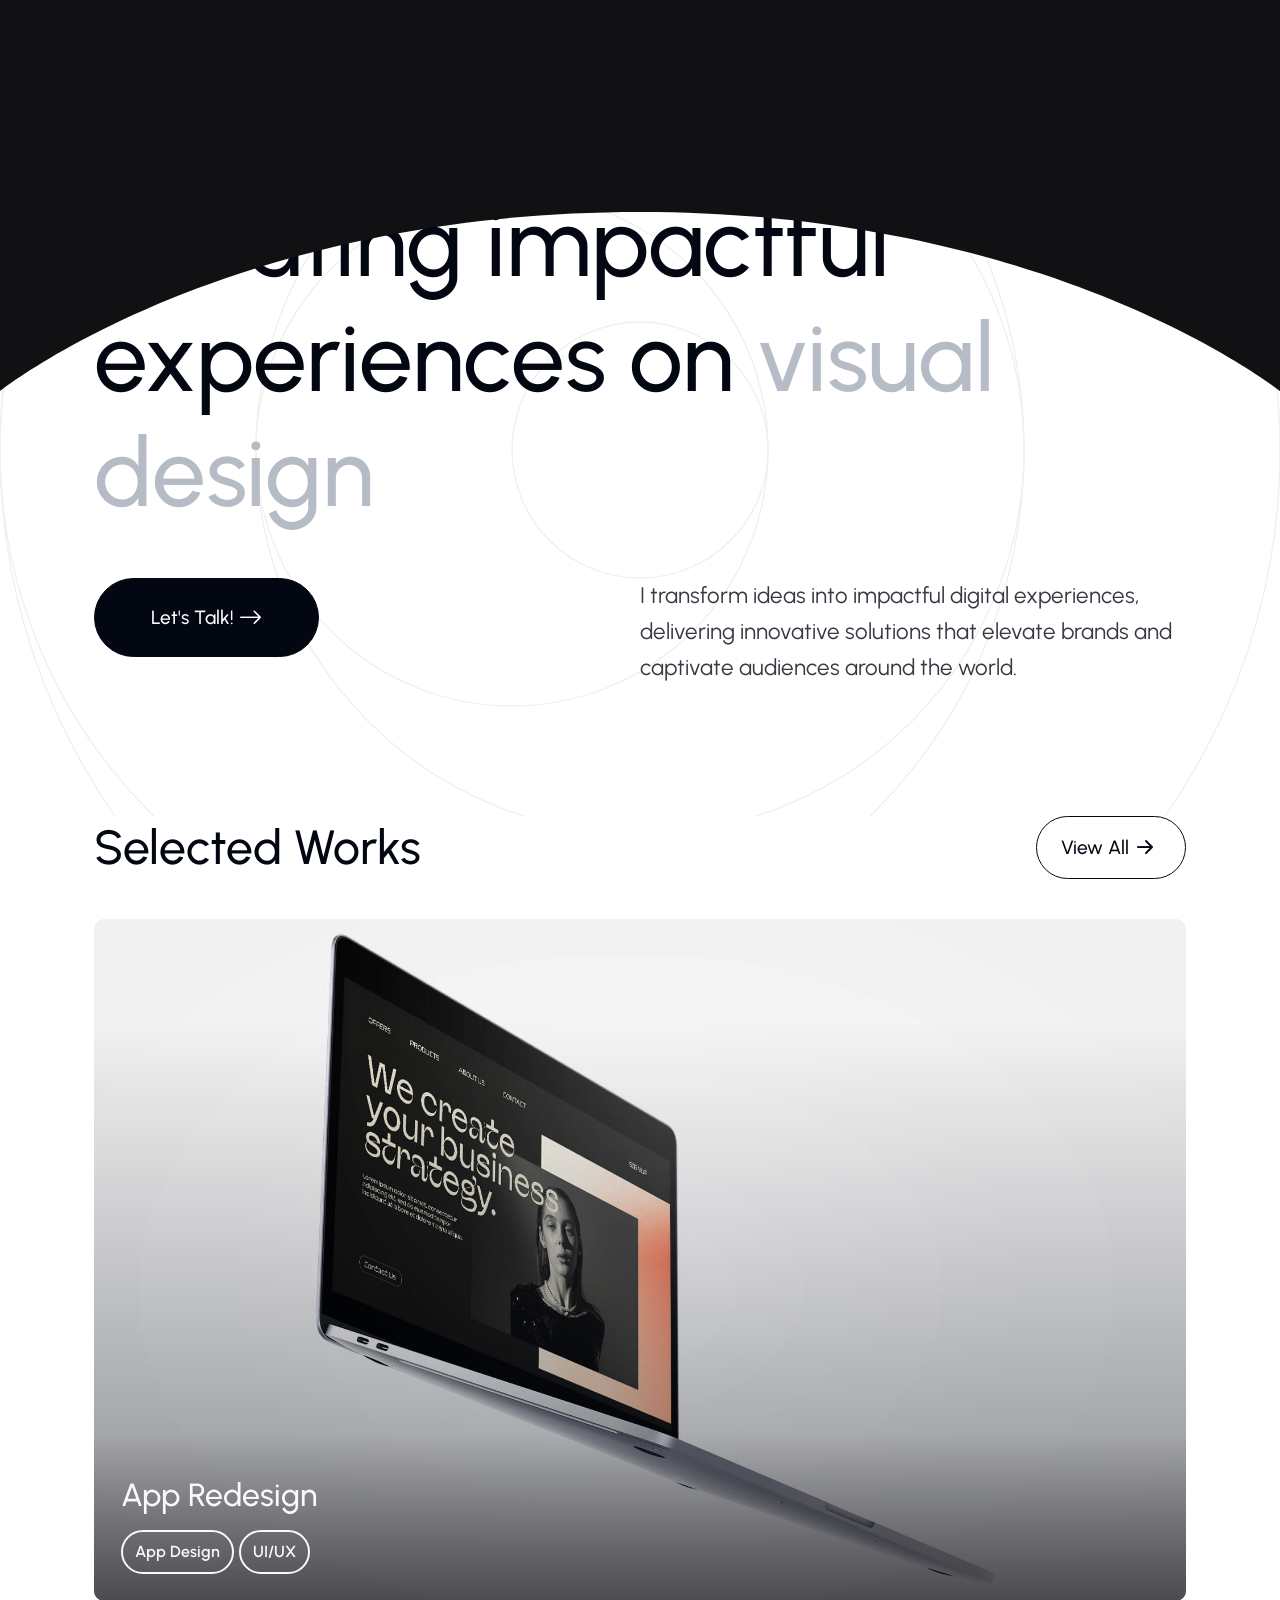
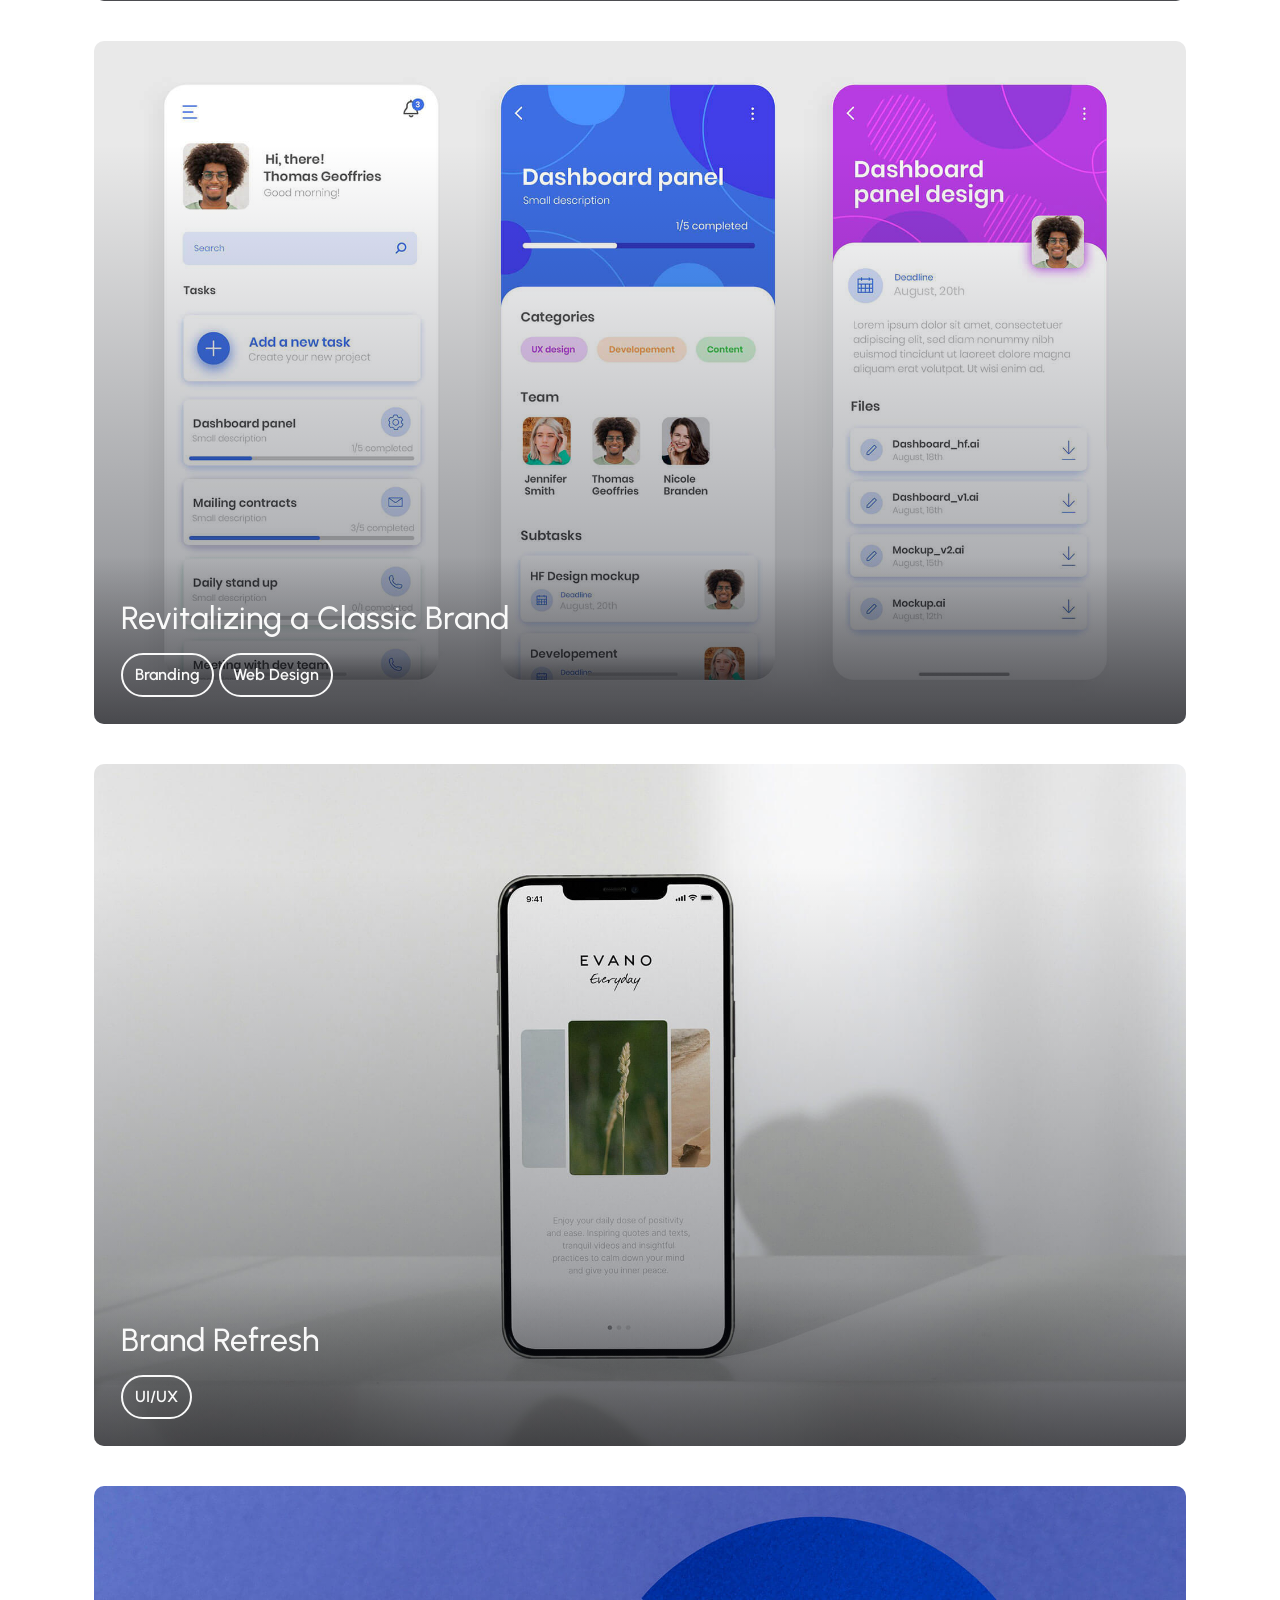
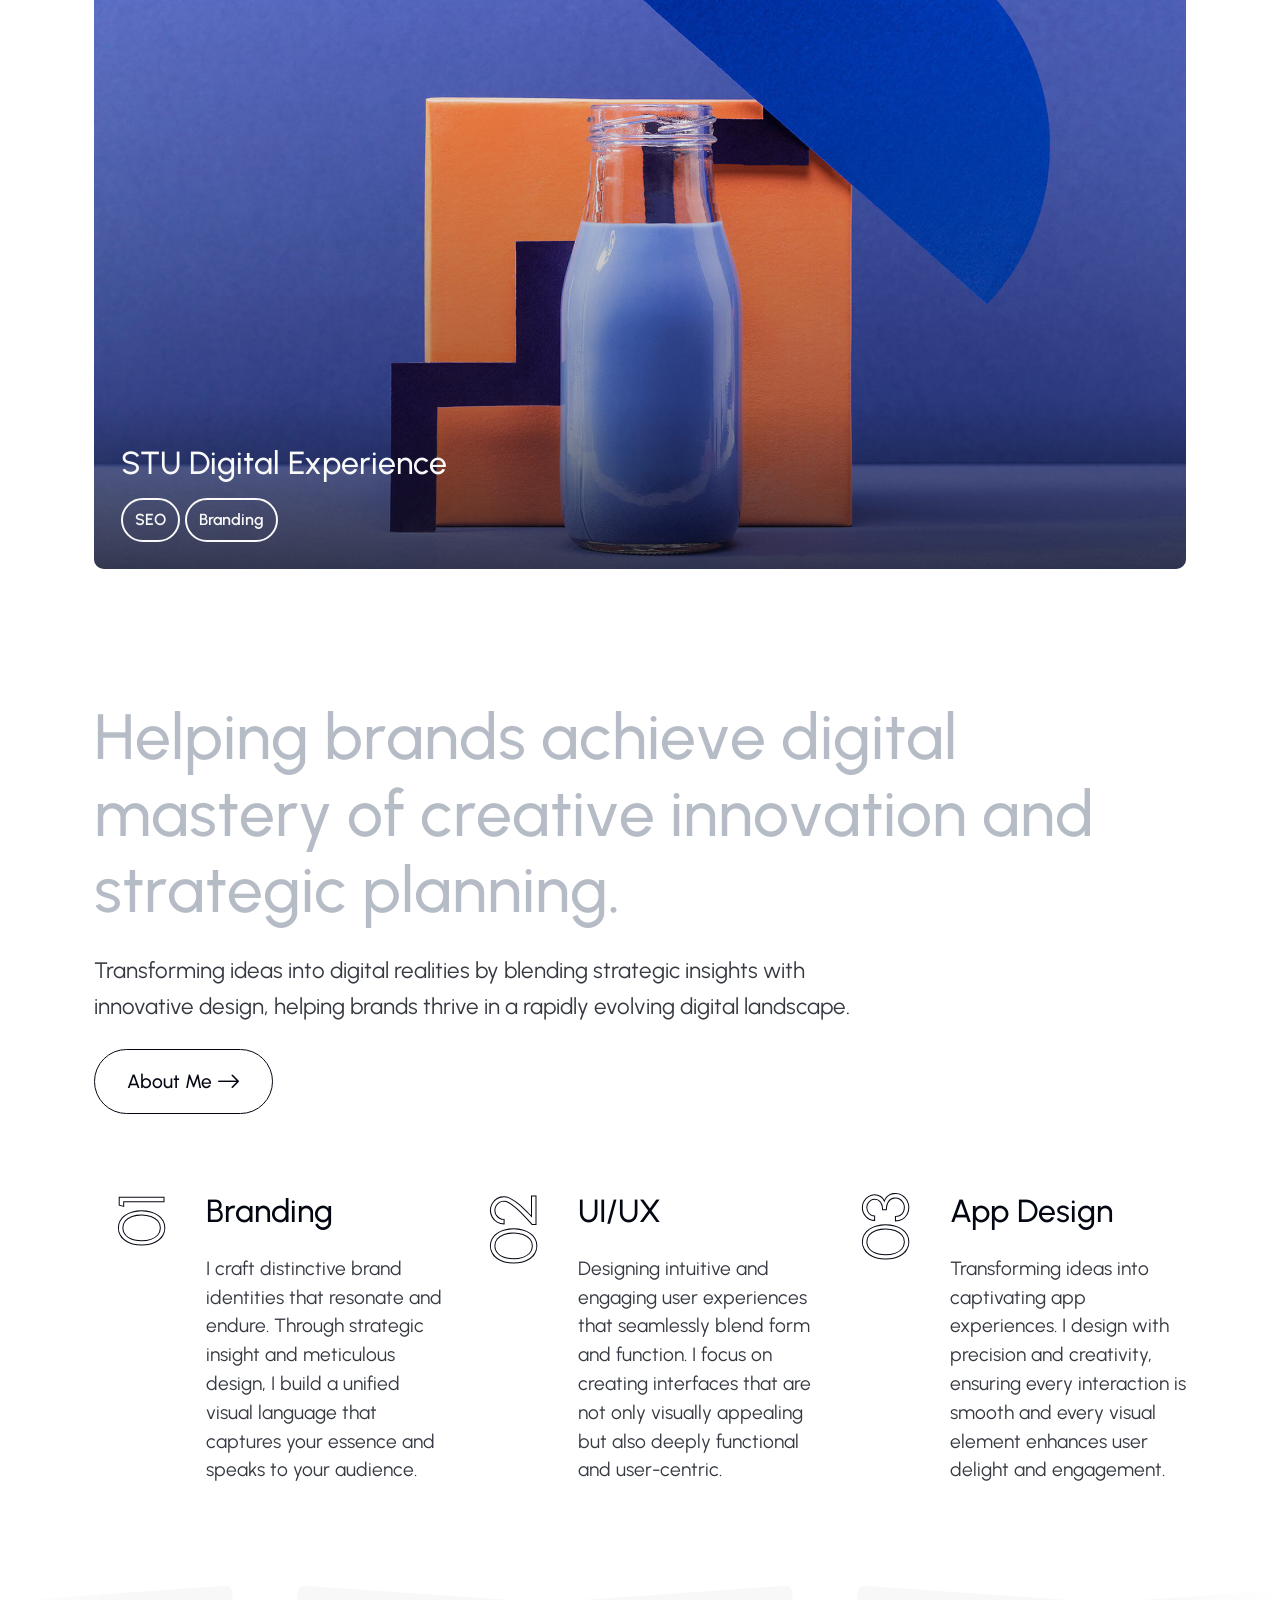
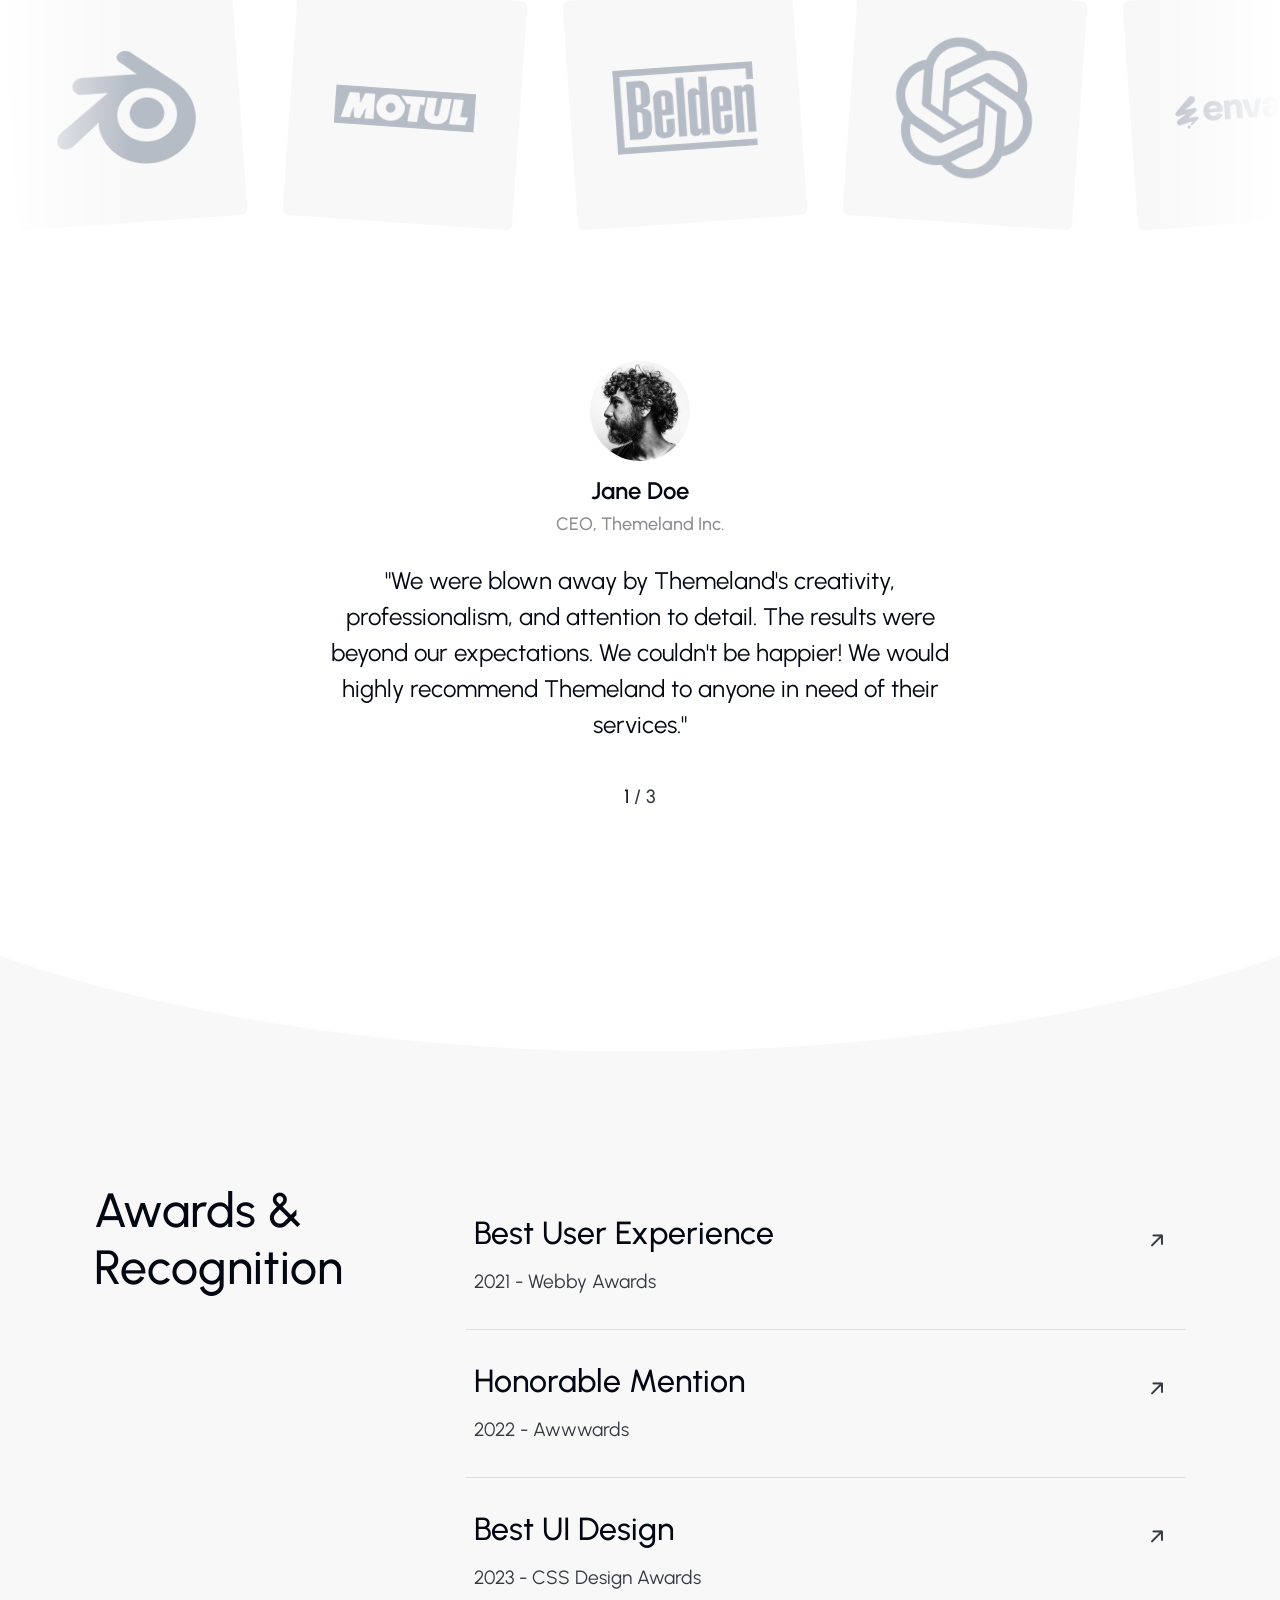
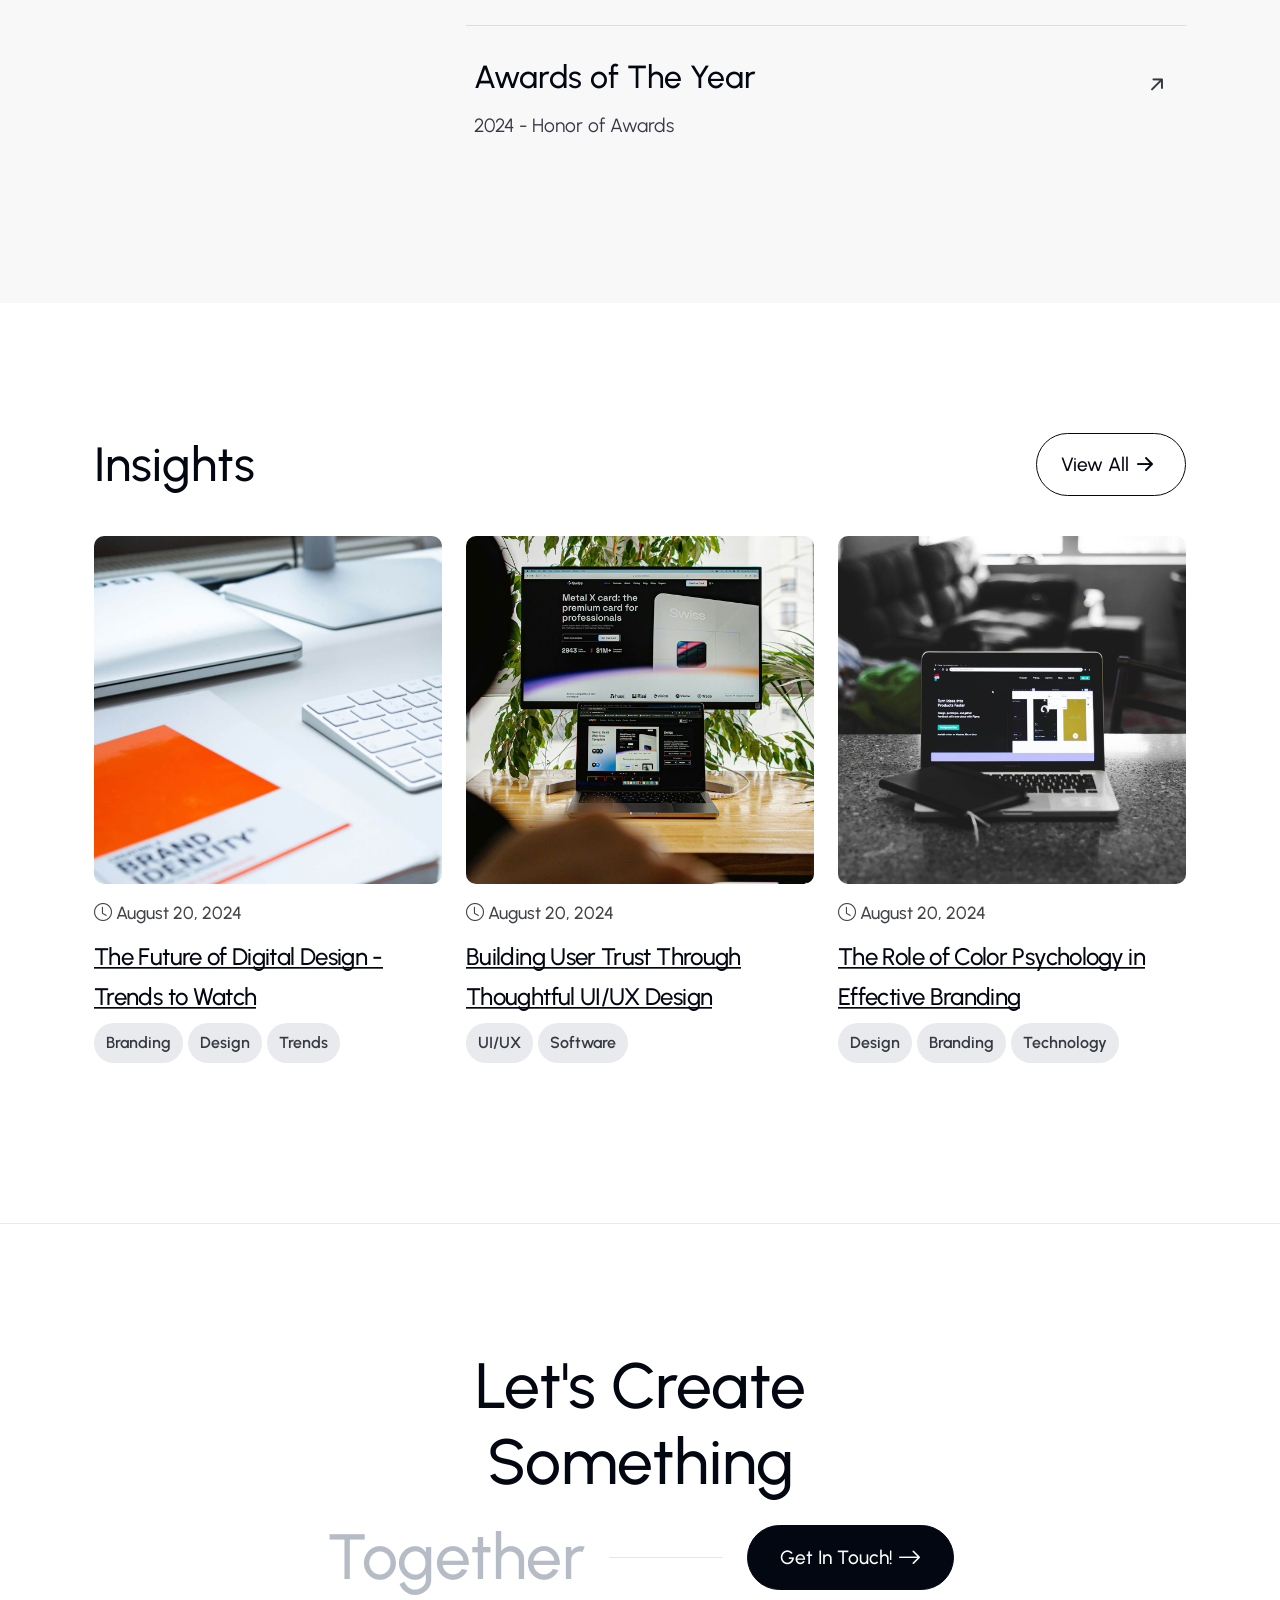
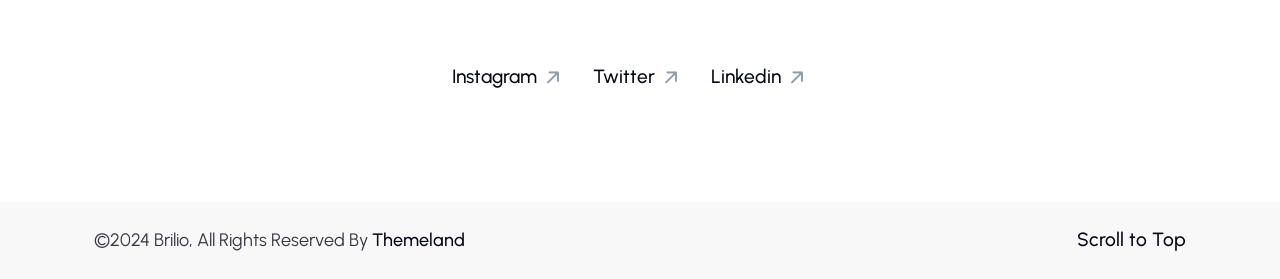
<file: index.html>
<!doctype html>
<html class="no-js" lang="en">

<head>
	<meta charset="UTF-8">
	<meta name="description" content="">
	<meta http-equiv="X-UA-Compatible" content="IE=edge">
	<meta name="viewport" content="width=device-width, initial-scale=1, shrink-to-fit=no">
	<!-- The above 4 meta tags *must* come first in the head; any other head content must come *after* these tags -->
	<!-- Title  -->
	<title>Brilio - Personal Portfolio HTML Template</title>

	<!-- Favicon  -->
	<link rel="icon" href="assets/img/favicon.png">

	<!-- ***** All CSS Files ***** -->

	<!-- Style css -->
	<link rel="stylesheet" href="assets/css/style.css">

</head>

<body>
	<!-- ***** Magic Cursor Area Start ***** -->
	<div id="magic-cursor">
		<div id="cursor"></div>
	</div>
	<!-- ***** Magic Cursor Area End ***** -->

	<!-- ***** Preloader Area Start ***** -->
	<div class="preloader">
		<svg viewBox="0 0 1000 1000" preserveAspectRatio="none">
			<path id="loader" d="M0,1005S175,995,500,995s500,5,500,5V0H0Z"></path>
		</svg>

		<!-- Loader Container -->
		<div class="loader-container">
			<div class="loaded">
				<span>L</span>
				<span>O</span>
				<span>A</span>
				<span>D</span>
				<span>I</span>
				<span>N</span>
				<span>G</span>
			</div>
		</div>
	</div>
	<!-- ***** Preloader Area End ***** -->

	<!-- ***** Main Area Start ***** -->
	<div class="main">
		<!-- ***** Header Start ***** -->
		<header id="header">
			<!-- Navbar -->
			<nav class="navbar navbar-expand">
				<div class="container header">
					<!-- Navbar Brand-->
					<div class="magnetic">
						<a class="navbar-brand" href="index.html">
							Brilio.
						</a>
					</div>
					<div class="ms-auto"></div>

					<!-- Navbar Nav -->
					<ul class="navbar-nav items d-none d-md-block">
						<li class="nav-item">
							<a href="index.html" class="nav-link active">Home</a>
						</li>
						<li class="nav-item">
							<a href="portfolio.html" class="nav-link">Works</a>
						</li>
						<li class="nav-item">
							<a href="about.html" class="nav-link">About</a>
						</li>
						<li class="nav-item">
							<a href="contact.html" class="nav-link">Contact</a>
						</li>
					</ul>

					<!-- Navbar Toggler -->
					<div class="navbar-toggler scrolled" data-bs-toggle="offcanvas" data-bs-target="#offcanvasRight">
						<div class="navbar-header">
							<div class="content">
								<div class="toggler-icon"></div>
								<span class="title">Menu</span>
							</div>
						</div>
					</div>

				</div>
			</nav>

			<div id="navbar-main" class="main">
				
			</div>
		</header>
		<!-- ***** Header End ***** -->

		<!-- ***** Main Wrapper Start ***** -->
		<div id="main-wrapper" class="main-wrapper">

			<!-- ***** Hero Area Start ***** -->
			<section id="home" class="hero-section">
				<div class="container">
					<div class="row">
						<div class="col-12">
							<!-- Hero Content -->
							<div class="hero-content">
								<span class="intro-text">Hello! I’m Brilio.</span>
								<h1 class="title section-title mt-3 mt-md-4 mb-md-5">Creating impactful experiences on <span>visual design</span></h1>

								<!-- Content -->
								<div class="content d-flex flex-column flex-md-row justify-content-md-between">
									<div class="hero-button order-last order-md-first mt-4 mt-md-0">
										<a class="btn magnetic-button" href="contact.html">Let's Talk! <i class="icon bi bi-arrow-right ms-1"></i><span></span></a>
									</div>
									<p class="sub-title order-first order-md-last">I transform ideas into impactful digital experiences, delivering innovative solutions that elevate brands and captivate audiences around the world.</p>
								</div>

							</div>
						</div>
					</div>
				</div>
				<div class="hero-bg">
					<img class="circle-1" src="assets/img/content/hero-bg-1.svg" alt="">
					<img class="circle-2" src="assets/img/content/hero-bg-2.svg" alt="">
				</div>
			</section>
			<!-- ***** Hero Area End ***** -->

			<!-- ***** Works Area Start ***** -->
			<section class="works position-relative p-0">
				<div class="container">
					<div class="row">
						<div class="col-12">
							<!-- Intro -->
							<div class="intro d-flex justify-content-between align-items-center">
								<h3 class="title">Selected Works</h3>
								<a class="btn btn-outline content-btn swap-icon" href="portfolio.html">View All <i class="icon bi bi-arrow-right-short"></i></a>
							</div>
						</div>
					</div>
					<div class="row">
						<div class="stack-wrapper">
							<!-- Stack Item -->
							<div class="stack-item">
								<div class="card portfolio-item layout-2 scale has-shadow">
									<div class="image-holder">
										<!-- Card Thumb -->
										<a class="card-thumb" href="portfolio-single.html">
											<img src="assets/img/content/case-1.jpg" alt="">
										</a>
										<!-- Card Overlay -->
										<div class="card-overlay">
											<div class="heading">
												<h4 class="title mt-2 mt-md-3 mb-3">App Redesign</h4>
												<div class="show-project">
													<div class="card-terms">
														<a class="terms badge outlined" href="#">App Design</a>
														<a class="terms badge outlined" href="#">UI/UX</a>
													</div>
													<div class="project-link">
														<a href="portfolio-single.html">Show Project</a>
													</div>
												</div>
											</div>
										</div>
									</div>
								</div>
							</div>
							<!-- Stack Item -->
							<div class="stack-item">
								<!-- Card Element -->
								<div class="card portfolio-item layout-2 scale has-shadow">
									<div class="image-holder">
										<!-- Card Thumb -->
										<a class="card-thumb" href="portfolio-single.html">
											<img src="assets/img/content/case-2.jpg" alt="">
										</a>
										<!-- Card Overlay -->
										<div class="card-overlay">
											<div class="heading">
												<h4 class="title mt-2 mt-md-3 mb-3">Revitalizing a Classic Brand</h4>
												<div class="show-project">
													<div class="card-terms">
														<a class="terms badge outlined" href="#">Branding</a>
														<a class="terms badge outlined" href="#">Web Design</a>
													</div>
													<div class="project-link">
														<a href="portfolio-single.html">Show Project</a>
													</div>
												</div>
											</div>
										</div>
									</div>
								</div>
							</div>
							<!-- Stack Item -->
							<div class="stack-item">
								<div class="card portfolio-item layout-2 scale has-shadow">
									<div class="image-holder">
										<!-- Card Thumb -->
										<a class="card-thumb" href="portfolio-single.html">
											<img src="assets/img/content/case-3.jpg" alt="">
										</a>
										<!-- Card Overlay -->
										<div class="card-overlay">
											<div class="heading">
												<h4 class="title mt-2 mt-md-3 mb-3">Brand Refresh</h4>
												<div class="show-project">
													<div class="card-terms">
														<a class="terms badge outlined" href="#">UI/UX</a>
													</div>
													<div class="project-link">
														<a href="portfolio-single.html">Show Project</a>
													</div>
												</div>
											</div>
										</div>
									</div>
								</div>
							</div>
							<!-- Stack Item -->
							<div class="stack-item">
								<div class="card portfolio-item layout-2 scale has-shadow">
									<div class="image-holder">
										<!-- Card Thumb -->
										<a class="card-thumb" href="portfolio-single.html">
											<img src="assets/img/content/case-4.jpg" alt="">
										</a>
										<!-- Card Overlay -->
										<div class="card-overlay">
											<div class="heading">
												<h4 class="title mt-2 mt-md-3 mb-3">STU Digital Experience</h4>
												<div class="show-project">
													<div class="card-terms">
														<a class="terms badge outlined" href="#">SEO</a>
														<a class="terms badge outlined" href="#">Branding</a>
													</div>
													<div class="project-link">
														<a href="portfolio-single.html">Show Project</a>
													</div>
												</div>
											</div>
										</div>
									</div>
								</div>
							</div>
						</div>
					</div>
				</div>
			</section>
			<!-- ***** Works Area End ***** -->

			<!-- ***** Services Area Start ***** -->
			<section class="services">
				<div class="container">
					<div class="row">
						<div class="col-12">
							<!-- Content -->
							<div class="content">
								<h2 class="title reveal-text mt-0">Helping brands achieve digital mastery of creative innovation and strategic planning.</h2>
							</div>

							<div class="wrapper">
								<p class="sub-title">Transforming ideas into digital realities by blending strategic insights with innovative design, helping brands thrive in a rapidly evolving digital landscape.</p>
								<a class="btn magnetic-button btn-outline" href="about.html">About Me <i class="icon bi bi-arrow-right ms-1"></i><span></span></a>
							</div>
						</div>
					</div>

					<div class="row service-wrapper items mt-md-5">
						<!-- Service Item -->
						<div class="col-12 col-md-6 col-lg-4">
							<div class="item d-flex align-items-start">
								<div class="item-count">01</div>
								<div class="content">
									<h4 class="mt-0">Branding</h4>
									<p>I craft distinctive brand identities that resonate and endure. Through strategic insight and meticulous design, I build a unified visual language that captures your essence and speaks to your audience.</p>
								</div>
							</div>
						</div>

						<!-- Service Item -->
						<div class="col-12 col-md-6 col-lg-4">
							<div class="item d-flex align-items-start">
								<div class="item-count">02</div>
								<div class="content">
									<h4 class="mt-0">UI/UX</h4>
									<p>Designing intuitive and engaging user experiences that seamlessly blend form and function. I focus on creating interfaces that are not only visually appealing but also deeply functional and user-centric.</p>
								</div>
							</div>
						</div>

						<!-- Service Item -->
						<div class="col-12 col-md-6 col-lg-4">
							<div class="item d-flex align-items-start">
								<div class="item-count">03</div>
								<div class="content">
									<h4 class="mt-0">App Design</h4>
									<p>Transforming ideas into captivating app experiences. I design with precision and creativity, ensuring every interaction is smooth and every visual element enhances user delight and engagement.</p>
								</div>
							</div>
						</div>
					</div>
				</div>

				<!-- Marquee -->
				<div class="marquee">
					<ul class="list-unstyled">
						<li class="item">
							<a href="#" class="marquee-item rounded">
								<div class="marquee-content">
									<img src="assets/img/content/brand-1.png" alt="">
								</div>
							</a>
						</li>
						<li class="item">
							<a href="#" class="marquee-item rounded">
								<div class="marquee-content">
									<img src="assets/img/content/brand-2.png" alt="">
								</div>
							</a>
						</li>
						<li class="item">
							<a href="#" class="marquee-item rounded">
								<div class="marquee-content">
									<img src="assets/img/content/brand-3.png" alt="">
								</div>
							</a>
						</li>
						<li class="item">
							<a href="#" class="marquee-item rounded">
								<div class="marquee-content">
									<img src="assets/img/content/brand-4.png" alt="">
								</div>
							</a>
						</li>
						<li class="item">
							<a href="#" class="marquee-item rounded">
								<div class="marquee-content">
									<img src="assets/img/content/brand-5.png" alt="">
								</div>
							</a>
						</li>
						<li class="item">
							<a href="#" class="marquee-item rounded">
								<div class="marquee-content">
									<img src="assets/img/content/brand-6.png" alt="">
								</div>
							</a>
						</li>
						<li class="item">
							<a href="#" class="marquee-item rounded">
								<div class="marquee-content">
									<img src="assets/img/content/brand-7.png" alt="">
								</div>
							</a>
						</li>
						<li class="item">
							<a href="#" class="marquee-item rounded">
								<div class="marquee-content">
									<img src="assets/img/content/brand-1.png" alt="">
								</div>
							</a>
						</li>
						<li class="item">
							<a href="#" class="marquee-item rounded">
								<div class="marquee-content">
									<img src="assets/img/content/brand-2.png" alt="">
								</div>
							</a>
						</li>
						<li class="item">
							<a href="#" class="marquee-item rounded">
								<div class="marquee-content">
									<img src="assets/img/content/brand-3.png" alt="">
								</div>
							</a>
						</li>
						<li class="item">
							<a href="#" class="marquee-item rounded">
								<div class="marquee-content">
									<img src="assets/img/content/brand-4.png" alt="">
								</div>
							</a>
						</li>
						<li class="item">
							<a href="#" class="marquee-item rounded">
								<div class="marquee-content">
									<img src="assets/img/content/brand-5.png" alt="">
								</div>
							</a>
						</li>
						<li class="item">
							<a href="#" class="marquee-item rounded">
								<div class="marquee-content">
									<img src="assets/img/content/brand-6.png" alt="">
								</div>
							</a>
						</li>
						<li class="item">
							<a href="#" class="marquee-item rounded">
								<div class="marquee-content">
									<img src="assets/img/content/brand-7.png" alt="">
								</div>
							</a>
						</li>
						<li class="item">
							<a href="#" class="marquee-item rounded">
								<div class="marquee-content">
									<img src="assets/img/content/brand-1.png" alt="">
								</div>
							</a>
						</li>
						<li class="item">
							<a href="#" class="marquee-item rounded">
								<div class="marquee-content">
									<img src="assets/img/content/brand-2.png" alt="">
								</div>
							</a>
						</li>
						<li class="item">
							<a href="#" class="marquee-item rounded">
								<div class="marquee-content">
									<img src="assets/img/content/brand-3.png" alt="">
								</div>
							</a>
						</li>
						<li class="item">
							<a href="#" class="marquee-item rounded">
								<div class="marquee-content">
									<img src="assets/img/content/brand-4.png" alt="">
								</div>
							</a>
						</li>
						<li class="item">
							<a href="#" class="marquee-item rounded">
								<div class="marquee-content">
									<img src="assets/img/content/brand-5.png" alt="">
								</div>
							</a>
						</li>
						<li class="item">
							<a href="#" class="marquee-item rounded">
								<div class="marquee-content">
									<img src="assets/img/content/brand-6.png" alt="">
								</div>
							</a>
						</li>
						<li class="item">
							<a href="#" class="marquee-item rounded">
								<div class="marquee-content">
									<img src="assets/img/content/brand-7.png" alt="">
								</div>
							</a>
						</li>
					</ul>
				</div>

				<!-- Testimonials -->
				<div class="container">
					<div class="row testimonials justify-content-center">
						<div class="col-12 col-md-10 col-lg-7">
							<div class="swiper-container slider-min items">
								<div class="swiper-wrapper">
									<!-- Single Slide -->
									<div class="swiper-slide item">
										<div class="testimonial text-center border rounded-5 p-4 p-md-0">
											<!-- Testimonial Meta -->
											<div class="testimonial-meta">
												<div class="testimonial-thumb">
													<img class="rounded-circle" src="assets/img/content/client-1.jpg" alt="">
												</div>
												<h5 class="client-name mt-3 mb-1">Jane Doe</h5>
												<span class="client-position">CEO, Themeland Inc.</span>
											</div>
											<!-- Testimonial Content -->
											<div class="testimonial-content mt-4">
												<p>"We were blown away by Themeland's creativity, professionalism, and attention to detail. The results were beyond our expectations. We couldn't be happier! We would highly recommend Themeland to anyone in need of their services."</p>
											</div>
										</div>
									</div>
									<!-- Single Slide -->
									<div class="swiper-slide item">
										<div class="testimonial text-center border rounded-5 p-4 p-md-0">
											<!-- Testimonial Meta -->
											<div class="testimonial-meta">
												<div class="testimonial-thumb">
													<img class="rounded-circle" src="assets/img/content/client-2.jpg" alt="">
												</div>
												<h5 class="client-name mt-3 mb-1">Michael Lee</h5>
												<span class="client-position">Chief Marketing Officer, XYZ Corporation</span>
											</div>
											<!-- Testimonial Content -->
											<div class="testimonial-content mt-4">
												<p>"Working with Themeland was an absolute dream. They brought our vision to life and exceeded all of our expectations. We can't thank them enough! They were able to take our ideas and turn them into a reality that was even better than we had imagined."</p>
											</div>
										</div>
									</div>
									<!-- Single Slide -->
									<div class="swiper-slide item">
										<div class="testimonial text-center border rounded-5 p-4 p-md-0">
											<!-- Testimonial Meta -->
											<div class="testimonial-meta">
												<div class="testimonial-thumb">
													<img class="rounded-circle" src="assets/img/content/client-1.jpg" alt="">
												</div>
												<h5 class="client-name mt-3 mb-1">Sarah Johnson</h5>
												<span class="client-position">Head of Design, Creative Co.</span>
											</div>
											<!-- Testimonial Content -->
											<div class="testimonial-content mt-4">
												<p>"It was a privilege to work with Themeland on our project. They demonstrated a deep understanding of our business, our customers, and our goals. Their innovative approach and dedication to excellence resulted in a finished product that exceeded our expectations."</p>
											</div>
										</div>
									</div>
								</div>
								<div class="swiper-pagination"></div>
							</div>
						</div>
					</div>
				</div>
			</section>
			<!-- ***** Services Area End ***** -->

			<!-- ***** Rounded Div Wrapper Area Start ***** -->
			<div class="content-round">
				<div class="rounded-div-wrapper">
					<div class="rounded-div">
						<div class="rounded-div-background"></div>
					</div>
				</div>
			</div>
			<!-- ***** Rounded Div Wrapper Area End ***** -->

			<!-- ***** Awards Area Start ***** -->
			<section class="awards sticky primary-bg">
				<div class="container">
					<div class="row justify-content-between">
						<div class="col-12 col-lg-3">
							<!-- Intro -->
							<div class="intro">
								<h3 class="title">Awards &amp; Recognition</h3>
							</div>
						</div>
						<div class="col-12 col-lg-8">
							<ul class="list-group list-group-flush">
								<!-- Item -->
								<li class="list-group-item">
									<div class="content">
										<h4 class="title mt-0 mb-3">Best User Experience</h4>
										<span class="tags mt-3 mt-md-0">2021 - Webby Awards</span>
									</div>
									<!-- Award Button -->
									<a class="award-btn rounded-pill" href="about.html">
										<i class="icon rotate bi bi-arrow-right-short m-0"></i>
									</a>
								</li>

								<!-- Item -->
								<li class="list-group-item">
									<div class="content">
										<h4 class="title mt-0 mb-3">Honorable Mention</h4>
										<span class="tags mt-3 mt-md-0">2022 - Awwwards</span>
									</div>
									<!-- Award Button -->
									<a class="award-btn rounded-pill" href="about.html">
										<i class="icon rotate bi bi-arrow-right-short m-0"></i>
									</a>
								</li>

								<!-- Item -->
								<li class="list-group-item">
									<div class="content">
										<h4 class="title mt-0 mb-3">Best UI Design</h4>
										<span class="tags mt-3 mt-md-0">2023 - CSS Design Awards</span>
									</div>
									<!-- Award Button -->
									<a class="award-btn rounded-pill" href="about.html">
										<i class="icon rotate bi bi-arrow-right-short m-0"></i>
									</a>
								</li>

								<!-- Item -->
								<li class="list-group-item">
									<div class="content">
										<h4 class="title mt-0 mb-3">Awards of The Year</h4>
										<span class="tags mt-3 mt-md-0">2024 - Honor of Awards</span>
									</div>
									<!-- Award Button -->
									<a class="award-btn rounded-pill" href="about.html">
										<i class="icon rotate bi bi-arrow-right-short m-0"></i>
									</a>
								</li>
							</ul>
						</div>
					</div>
				</div>
			</section>
			<!-- ***** Awards Area End ***** -->

			<!-- ***** Insights Area Start ***** -->
			<section class="blog">
				<div class="container">
					<div class="row">
						<div class="col-12">
							<!-- Intro -->
							<div class="intro d-flex justify-content-between align-items-center">
								<h3 class="title">Insights</h3>
								<a class="btn btn-outline content-btn swap-icon" href="blog.html">View All <i class="icon bi bi-arrow-right-short"></i></a>
							</div>
						</div>
					</div>

					<div class="row items">
						<div class="col-12 col-md-6 col-lg-4 item">
							<!-- Post -->
							<div class="card blog-item">
								<div class="image-holder">
									<!-- Card Thumb -->
									<a class="card-thumb" href="blog-single.html">
										<img src="assets/img/blog/blog-1.jpg" alt="">
									</a>
									<div class="card-overlay top fade-down">
										<div class="logo">
											<img src="assets/img/logo/logo.png" alt="">
										</div>
										<div class="post-meta d-flex flex-column ms-3">
											<span>Posted by</span>
											<span class="post-author"><strong>themeland</strong></span>
										</div>
									</div>
								</div>
								<!-- Card Overlay -->
								<div class="card-content mt-3">
									<div class="heading">
										<div class="post-meta d-flex">
											<span class="post-date"><i class="bi bi-clock me-1"></i>August 20, 2024</span>
										</div>
										<h4 class="title my-2">
											<a href="blog-single.html">The Future of Digital Design - Trends to Watch</a>
										</h4>
										<div class="card-terms">
											<a class="terms badge" href="#">Branding</a>
											<a class="terms badge" href="#">Design</a>
											<a class="terms badge" href="#">Trends</a>
										</div>
									</div>
								</div>
							</div>
						</div>

						<div class="col-12 col-md-6 col-lg-4 item">
							<!-- Post -->
							<div class="card blog-item">
								<div class="image-holder">
									<!-- Card Thumb -->
									<a class="card-thumb" href="blog-single.html">
										<img src="assets/img/blog/blog-2.jpg" alt="">
									</a>
									<div class="card-overlay top fade-down">
										<div class="logo">
											<img src="assets/img/logo/logo.png" alt="">
										</div>
										<div class="post-meta d-flex flex-column ms-3">
											<span>Posted by</span>
											<span class="post-author"><strong>themeland</strong></span>
										</div>
									</div>
								</div>
								<!-- Card Overlay -->
								<div class="card-content mt-3">
									<div class="heading">
										<div class="post-meta d-flex">
											<span class="post-date"><i class="bi bi-clock me-1"></i>August 20, 2024</span>
										</div>
										<h4 class="title my-2">
											<a href="blog-single.html">Building User Trust Through Thoughtful UI/UX Design</a>
										</h4>
										<div class="card-terms">
											<a class="terms badge" href="#">UI/UX</a>
											<a class="terms badge" href="#">Software</a>
										</div>
									</div>
								</div>
							</div>
						</div>

						<div class="col-12 col-md-6 col-lg-4 item">
							<!-- Post -->
							<div class="card blog-item">
								<div class="image-holder">
									<!-- Card Thumb -->
									<a class="card-thumb" href="blog-single.html">
										<img src="assets/img/blog/blog-3.jpg" alt="">
									</a>
									<div class="card-overlay top fade-down">
										<div class="logo">
											<img src="assets/img/logo/logo.png" alt="">
										</div>
										<div class="post-meta d-flex flex-column ms-3">
											<span>Posted by</span>
											<span class="post-author"><strong>themeland</strong></span>
										</div>
									</div>
								</div>
								<!-- Card Overlay -->
								<div class="card-content mt-3">
									<div class="heading">
										<div class="post-meta d-flex">
											<span class="post-date"><i class="bi bi-clock me-1"></i>August 20, 2024</span>
										</div>
										<h4 class="title my-2">
											<a href="blog-single.html">The Role of Color Psychology in Effective Branding</a>
										</h4>
										<div class="card-terms">
											<a class="terms badge" href="#">Design</a>
											<a class="terms badge" href="#">Branding</a>
											<a class="terms badge" href="#">Technology</a>
										</div>
									</div>
								</div>
							</div>
						</div>
					</div>
				</div>
			</section>
			<!-- ***** Insights Area End ***** -->

			<!-- ***** CTA Area Start ***** -->
			<section class="cta border-top border-light-subtle">
				<div class="container">
					<div class="row justify-content-center text-center">
						<div class="col-12 col-md-10 col-lg-7">
							<h2 class="title mb-0 mb-md-2">Let's Create Something</h2>
							<div class="cta-text">
								<span class="line-item">Together</span>
								<span class="line"></span>
								<a class="btn magnetic-button" href="contact.html">Get In Touch! <i class="icon bi bi-arrow-right ms-1"></i><span></span></a>
							</div>

							<!-- Socials -->
							<div class="socials mt-5">
								<nav class="nav justify-content-center">
									<a class="nav-link swap-icon" href="#">Instagram <i class="icon rotate bi bi-arrow-right-short"></i></a>
									<a class="nav-link swap-icon" href="#">Twitter <i class="icon rotate bi bi-arrow-right-short"></i></a>
									<a class="nav-link swap-icon" href="#">Linkedin <i class="icon rotate bi bi-arrow-right-short"></i></a>
								</nav>
							</div>
						</div>
					</div>
				</div>
			</section>
			<!-- ***** CTA Area End ***** -->

			<!-- ***** Footer Area Start ***** -->
			<footer class="footer-area">
				<div class="container">
					<div class="row">
						<div class="col-12">
							<div class="footer-content d-flex flex-wrap justify-content-center justify-content-md-between align-items-center py-4">
								<!-- Copyright -->
								<div class="copyright">&copy;2024 Brilio, All Rights Reserved By <a href="https://themeforest.net/user/theme_land" target="_blank">Themeland</a></div>
								<!-- Scroll To Top -->
								<div id="scroll-to-top" class="scroll-to-top mt-3 mt-sm-0">
									<a href="#header" class="smooth-anchor">Scroll to Top</a>
								</div>
							</div>
						</div>
					</div>
				</div>
			</footer>
			<!-- ***** Footer Area End ***** -->

			<!--====== Modal Search Area Start ======-->
			<div id="search" class="modal fade p-0">
				<div class="modal-dialog dialog-animated">
					<div class="modal-content h-100">
						<div class="modal-header" data-bs-dismiss="modal">
							Search <i class="far fa-times-circle icon-close"></i>
						</div>
						<div class="modal-body">

							<form class="row search-form">
								<div class="col-12 align-self-center">
									<div class="row">
										<div class="col-12 pb-3">
											<h2 class="search-title mt-0 mb-3">What are you looking for?</h2>
											<p>Enter your query now and find precisely what you seek.</p>
										</div>
									</div>
									<div class="row">
										<div class="col-12 input-group mt-md-4">
											<input type="text" placeholder="Enter your keywords">
										</div>
									</div>
									<div class="row">
										<div class="col-12 input-group align-self-center">
											<button class="btn content-btn mt-4">Search</button>
										</div>
									</div>
								</div>
							</form>
						</div>
					</div>
				</div>
			</div>
			<!--====== Modal Search Area End ======-->

			<!--====== Offcanvas Area Start ======-->
			<div class="offcanvas-wrapper">
				<!-- Navbar Toggler -->
				<div class="navbar-toggler" data-bs-toggle="offcanvas" data-bs-target="#offcanvasRight">
					<div class="navbar-header">
						<div class="content">
							<div class="toggler-icon"></div>
							<span class="title">Menu</span>
						</div>
					</div>
				</div>

				<!-- Offcanvas -->
				<div class="offcanvas offcanvas-end" id="offcanvasRight">
					<div class="fixed-nav-rounded-div">
						<div class="rounded-div-wrap">
							<div class="rounded-div"></div>
						</div>
					</div>

					<!-- Offcanvas Content -->
					<div class="offcanvas-content">
						<div class="offcanvas-navigation">
							<div class="offcanvas-header">
								<h5 class="offcanvas-title mt-0">Navigation</h5>
							</div>

							<hr>

							<!-- Navigation Menu -->
							<div class="offcanvas-body">
								<ul class="navbar-nav menu pt-md-4">
									<li class="nav-item">
										<a href="index.html" class="nav-link active">Home <span class="item-count">(01)</span></a>
									</li>
									<li class="nav-item">
										<a href="portfolio.html" class="nav-link">Works <span class="item-count">(02)</span></a>
									</li>
									<li class="nav-item">
										<a href="about.html" class="nav-link">About <span class="item-count">(03)</span></a>
									</li>
									<li class="nav-item">
										<a href="contact.html" class="nav-link">Contact <span class="item-count">(04)</span></a>
									</li>
								</ul>
							</div>
						</div>

						<!-- Offcanvas Social -->
						<div class="offcanvas-social">
							<div class="offcanvas-header">
								<h5 class="offcanvas-title mt-0">Socials</h5>
							</div>

							<hr>

							<!-- Socials -->
							<div class="socials offcanvas-body">
								<nav class="nav">
									<a class="nav-link swap-icon" href="#">Instagram <i class="icon rotate bi bi-arrow-right-short"></i></a>
									<a class="nav-link swap-icon" href="#">Twitter <i class="icon rotate bi bi-arrow-right-short"></i></a>
									<a class="nav-link swap-icon" href="#">Linkedin <i class="icon rotate bi bi-arrow-right-short"></i></a>
								</nav>
							</div>
						</div>
					</div>
				</div>
			</div>
			<!--====== Offcanvas Area End ======-->

		</div>
		<!-- ***** Main Wrapper End ***** -->

	</div>
	<!-- ***** Main Area End ***** -->


	<!-- ***** All jQuery Plugins ***** -->

	<!-- jQuery(necessary for all JavaScript plugins) -->
	<script src="assets/js/vendor/jquery.min.js"></script>

	<!-- Bootstrap js -->
	<script src="assets/js/vendor/popper.min.js"></script>
	<!-- <script src="assets/js/vendor/bootstrap.min.js"></script> -->

	<!-- Plugins js -->
	<script src="assets/js/vendor/all.min.js"></script>
	<script src="assets/js/vendor/gsap.min.js"></script>
	<script src="assets/js/vendor/ScrollTrigger.min.js"></script>
	<script src="assets/js/vendor/lenis.min.js"></script>
	<script src="assets/js/vendor/SplitType.min.js"></script>
	<script src="assets/js/vendor/shuffle.min.js"></script>
	<script src="assets/js/vendor/gallery.min.js"></script>
	<script src="assets/js/vendor/slider.min.js"></script>

	<!-- Main js -->
	<script src="assets/js/main.js"></script>
</body>

</html>
</file>
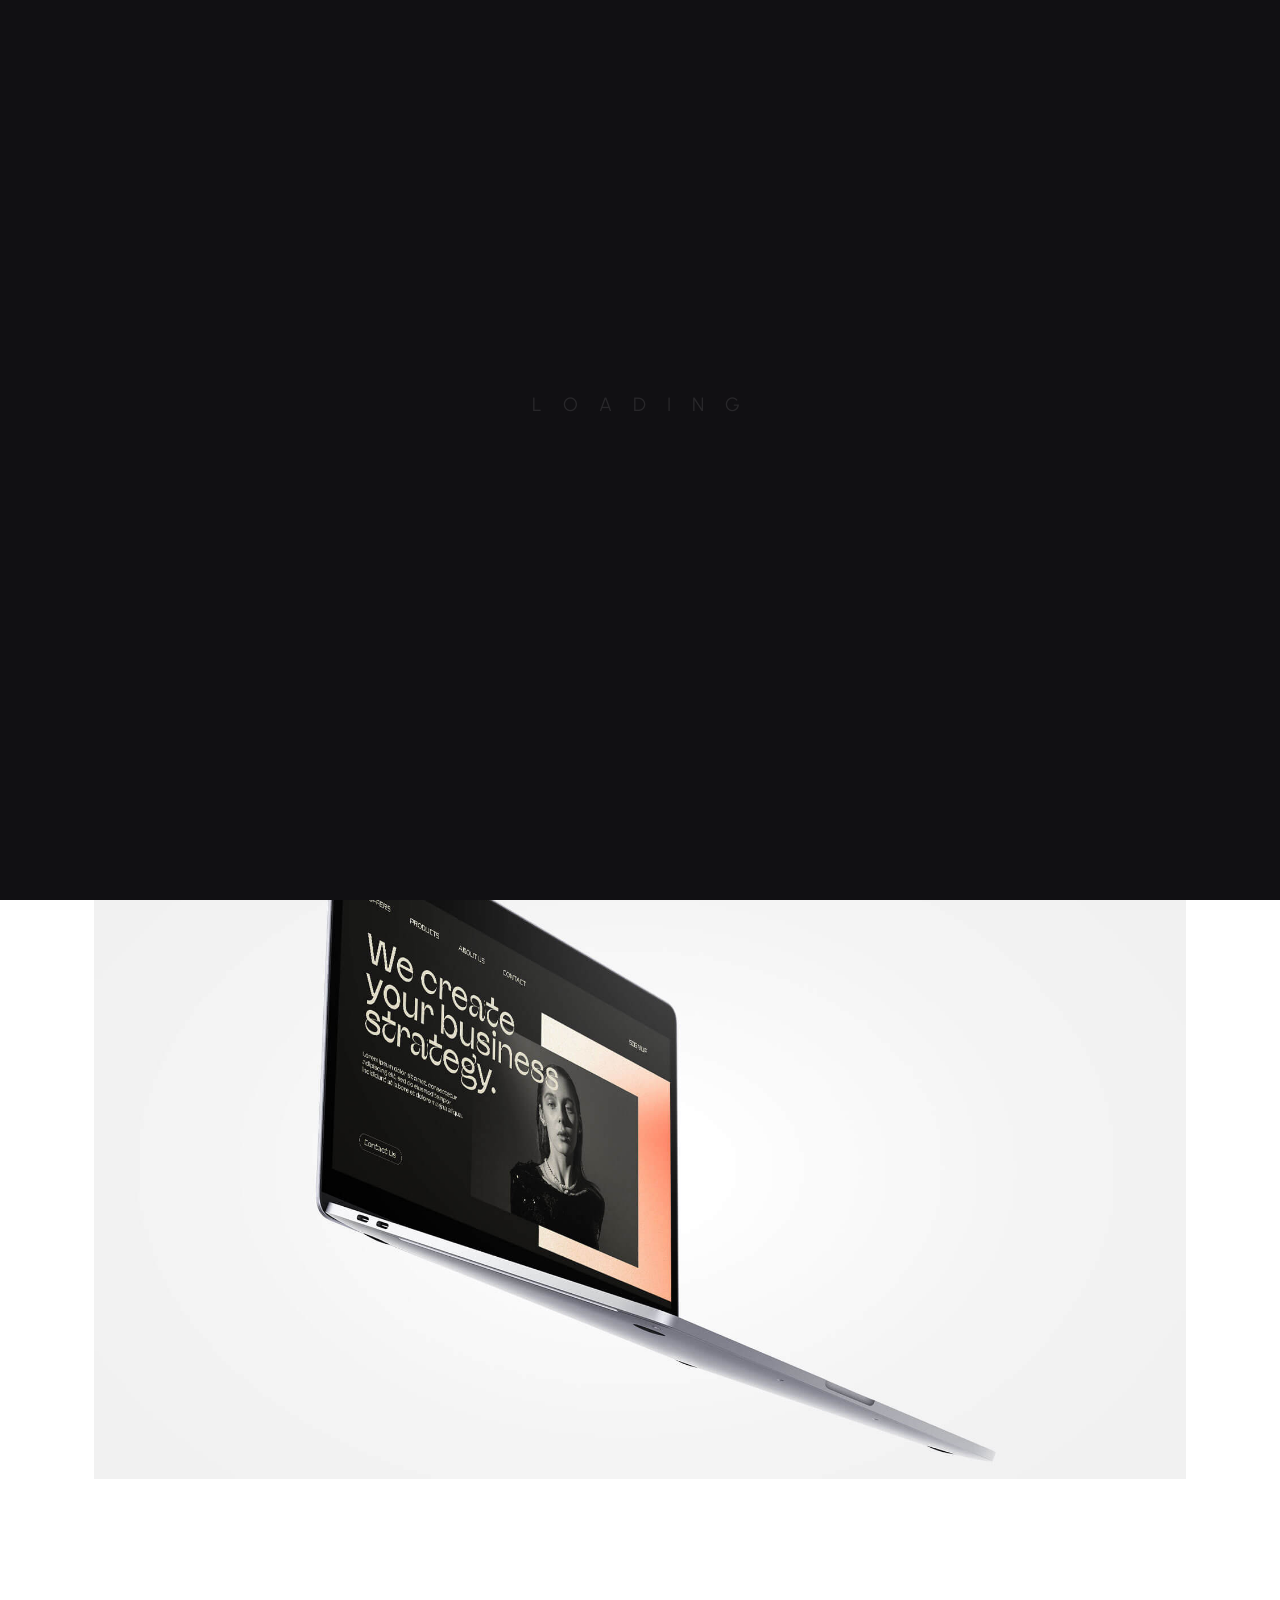
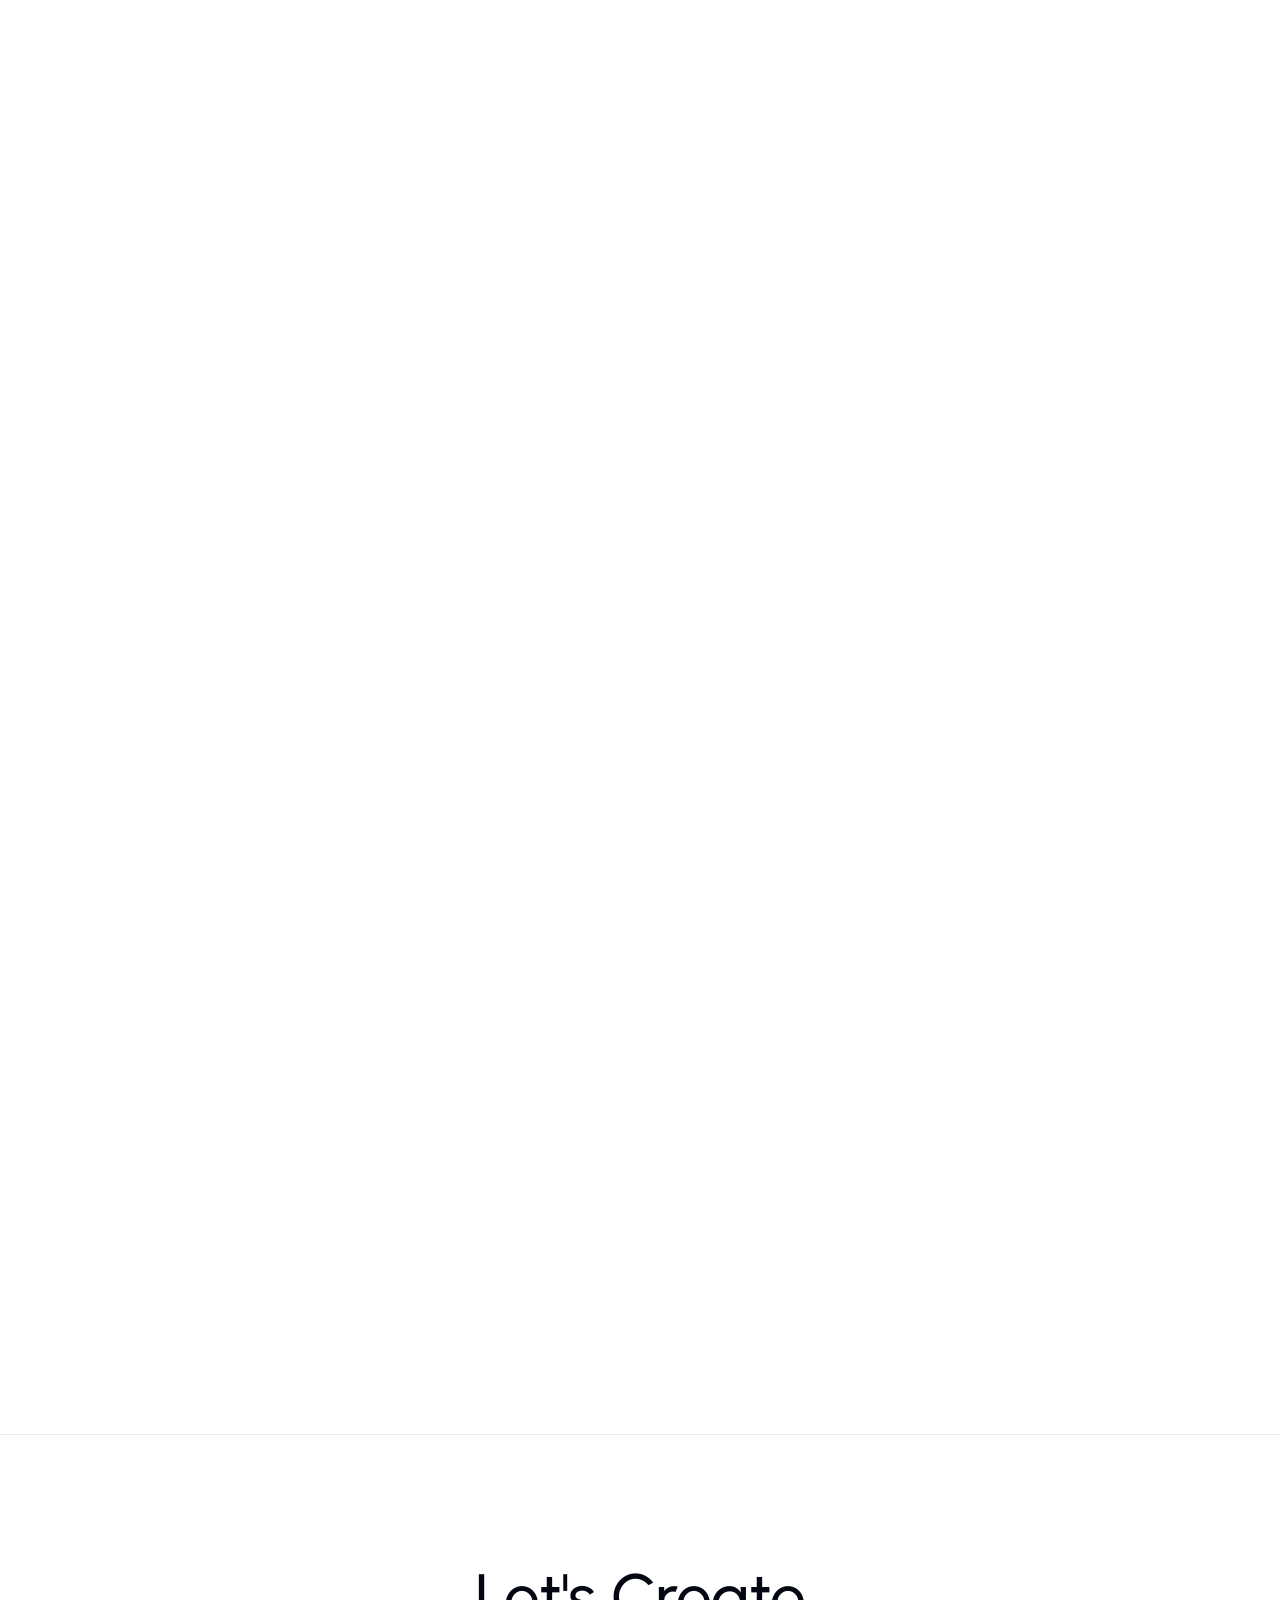
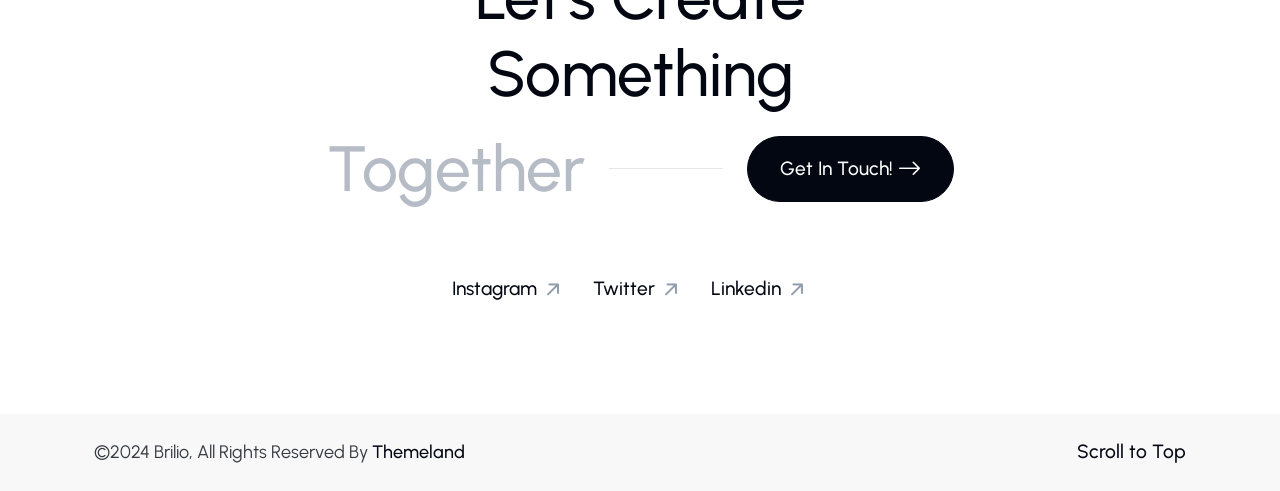
<file: portfolio-single.html>
<!doctype html>
<html class="no-js" lang="en">

<head>
	<meta charset="UTF-8">
	<meta name="description" content="">
	<meta http-equiv="X-UA-Compatible" content="IE=edge">
	<meta name="viewport" content="width=device-width, initial-scale=1, shrink-to-fit=no">
	<!-- The above 4 meta tags *must* come first in the head; any other head content must come *after* these tags -->

	<!-- Title  -->
	<title>Brilio - Personal Portfolio HTML Template</title>

	<!-- Favicon  -->
	<link rel="icon" href="assets/img/favicon.png">

	<!-- ***** All CSS Files ***** -->

	<!-- Style css -->
	<link rel="stylesheet" href="assets/css/style.css">

</head>

<body>
	<!-- ***** Magic Cursor Area Start ***** -->
	<div id="magic-cursor">
		<div id="cursor"></div>
	</div>
	<!-- ***** Magic Cursor Area End ***** -->

	<!-- ***** Preloader Area Start ***** -->
	<div class="preloader">
		<svg viewBox="0 0 1000 1000" preserveAspectRatio="none">
			<path id="loader" d="M0,1005S175,995,500,995s500,5,500,5V0H0Z"></path>
		</svg>

		<!-- Loader Container -->
		<div class="loader-container">
			<div class="loaded">
				<span>L</span>
				<span>O</span>
				<span>A</span>
				<span>D</span>
				<span>I</span>
				<span>N</span>
				<span>G</span>
			</div>
		</div>
	</div>
	<!-- ***** Preloader Area End ***** -->

	<!-- ***** Main Area Start ***** -->
	<div class="main">
		<!-- ***** Header Start ***** -->
		<header id="header">
			<!-- Navbar -->
			<nav class="navbar navbar-expand">
				<div class="container header">
					<!-- Navbar Brand-->
					<div class="magnetic">
						<a class="navbar-brand" href="index.html">
							Brilio.
						</a>
					</div>
					<div class="ms-auto"></div>

					<!-- Navbar Nav -->
					<ul class="navbar-nav items d-none d-md-block">
						<li class="nav-item">
							<a href="index.html" class="nav-link">Home</a>
						</li>
						<li class="nav-item">
							<a href="portfolio.html" class="nav-link">Works</a>
						</li>
						<li class="nav-item">
							<a href="about.html" class="nav-link">About</a>
						</li>
						<li class="nav-item">
							<a href="contact.html" class="nav-link">Contact</a>
						</li>
					</ul>

					<!-- Navbar Toggler -->
					<div class="navbar-toggler scrolled" data-bs-toggle="offcanvas" data-bs-target="#offcanvasRight">
						<div class="navbar-header">
							<div class="content">
								<div class="toggler-icon"></div>
								<span class="title">Menu</span>
							</div>
						</div>
					</div>

				</div>
			</nav>

			<div id="navbar-main" class="main">
				
			</div>
		</header>
		<!-- ***** Header End ***** -->

		<!-- ***** Main Wrapper Start ***** -->
		<div id="main-wrapper" class="main-wrapper">

			<!-- ***** Content Area Start ***** -->
			<section class="content">
				<div class="container">
					<div class="row justify-content-between">
						<div class="col-12 col-lg-5">
							<!-- Heading -->
							<div class="heading">
								<!-- Portfolio Meta -->
								<div class="portfolio-meta d-flex align-items-center">
									<div class="portfolio-terms">
										<a class="terms" href="#">App Design</a>
										<a class="terms" href="#">UI/UX</a>
									</div>
									<span class="date">August 20, 2024</span>
								</div>
								<h2>Branding and Website Redesign for Aurora Tech</h2>
								<p>Aurora Tech, a rapidly growing tech company, approached me to <strong>redefine their brand identity</strong> and completely <a href="#">redesign their website</a>. The goal was to modernize their digital presence to better reflect their innovative solutions while creating a seamless and engaging user experience.</p>
							</div>
						</div>
						<div class="col-12 col-lg-6 items portfolio-meta mt-3 mt-md-0">
							<!-- Task -->
							<div class="task">
								<h6 class="title mb-3">Task</h6>
								<span class="details">Transform brands identity with a cohesive brand refresh and a cutting-edge website redesign to drive innovation and engagement.</span>
							</div>

							<!-- Meta Content -->
							<div class="content item d-flex flex-column flex-md-row justify-content-between">
								<!-- Role -->
								<div class="role">
									<h6 class="title mt-0 mb-1 mb-md-3">Role/Services</h6>
									<div class="portfolio-terms">
										<a class="terms" href="#">App Design</a>
										<a class="terms" href="#">UI/UX</a>
									</div>
								</div>

								<!-- Client -->
								<div class="client my-3 my-md-0">
									<h6 class="title mt-0 mb-1 mb-md-3">Client</h6>
									<span>Aurora Tech</span>
								</div>

								<!-- Category -->
								<div class="category">
									<h6 class="title mt-0 mb-1 mb-md-3">Category &amp; Year</h6>
									<span>Brand Identity &copy;2024</span>
								</div>
							</div>

							<!-- Live Site -->
							<div class="socials item">
								<a class="nav-link d-inline-flex swap-icon ms-0" href="#">Live Site <i class="icon bi bi-arrow-right-short"></i></a>
							</div>
						</div>
					</div>
					<div class="row portfolio-content items">
						<div class="col-12">
							<div class="reveal-img item">
								<img src="assets/img/content/case-1.jpg" alt="">
							</div>
							<div class="reveal-img item">
								<img src="assets/img/content/case-2.jpg" alt="">
							</div>
							<div class="reveal-img item">
								<img src="assets/img/content/case-3.jpg" alt="">
							</div>
						</div>
					</div>
				</div>
			</section>
			<!-- ***** Content Area End ***** -->

			<!-- ***** CTA Area Start ***** -->
			<section class="cta border-top border-light-subtle">
				<div class="container">
					<div class="row justify-content-center text-center">
						<div class="col-12 col-md-10 col-lg-7">
							<h2 class="title mb-0 mb-md-2">Let's Create Something</h2>
							<div class="cta-text">
								<span class="line-item">Together</span>
								<span class="line"></span>
								<a class="btn magnetic-button" href="contact.html">Get In Touch! <i class="icon bi bi-arrow-right ms-1"></i><span></span></a>
							</div>

							<!-- Socials -->
							<div class="socials mt-5">
								<nav class="nav justify-content-center">
									<a class="nav-link swap-icon" href="#">Instagram <i class="icon rotate bi bi-arrow-right-short"></i></a>
									<a class="nav-link swap-icon" href="#">Twitter <i class="icon rotate bi bi-arrow-right-short"></i></a>
									<a class="nav-link swap-icon" href="#">Linkedin <i class="icon rotate bi bi-arrow-right-short"></i></a>
								</nav>
							</div>
						</div>
					</div>
				</div>
			</section>
			<!-- ***** CTA Area End ***** -->

			<!-- ***** Footer Area Start ***** -->
			<footer class="footer-area">
				<div class="container">
					<div class="row">
						<div class="col-12">
							<div class="footer-content d-flex flex-wrap justify-content-center justify-content-md-between align-items-center py-4">
								<!-- Copyright -->
								<div class="copyright">&copy;2024 Brilio, All Rights Reserved By <a href="https://themeforest.net/user/theme_land" target="_blank">Themeland</a></div>
								<!-- Scroll To Top -->
								<div id="scroll-to-top" class="scroll-to-top mt-3 mt-sm-0">
									<a href="#header" class="smooth-anchor">Scroll to Top</a>
								</div>
							</div>
						</div>
					</div>
				</div>
			</footer>
			<!-- ***** Footer Area End ***** -->

			<!--====== Modal Search Area Start ======-->
			<div id="search" class="modal fade p-0">
				<div class="modal-dialog dialog-animated">
					<div class="modal-content h-100">
						<div class="modal-header" data-bs-dismiss="modal">
							Search <i class="far fa-times-circle icon-close"></i>
						</div>
						<div class="modal-body">

							<form class="row search-form">
								<div class="col-12 align-self-center">
									<div class="row">
										<div class="col-12 pb-3">
											<h2 class="search-title mt-0 mb-3">What are you looking for?</h2>
											<p>Enter your query now and find precisely what you seek.</p>
										</div>
									</div>
									<div class="row">
										<div class="col-12 input-group mt-md-4">
											<input type="text" placeholder="Enter your keywords">
										</div>
									</div>
									<div class="row">
										<div class="col-12 input-group align-self-center">
											<button class="btn content-btn mt-4">Search</button>
										</div>
									</div>
								</div>
							</form>
						</div>
					</div>
				</div>
			</div>
			<!--====== Modal Search Area End ======-->

			<!--====== Offcanvas Area Start ======-->
			<div class="offcanvas-wrapper">
				<!-- Navbar Toggler -->
				<div class="navbar-toggler" data-bs-toggle="offcanvas" data-bs-target="#offcanvasRight">
					<div class="navbar-header">
						<div class="content">
							<div class="toggler-icon"></div>
							<span class="title">Menu</span>
						</div>
					</div>
				</div>

				<!-- Offcanvas -->
				<div class="offcanvas offcanvas-end" id="offcanvasRight">
					<div class="fixed-nav-rounded-div">
						<div class="rounded-div-wrap">
							<div class="rounded-div"></div>
						</div>
					</div>

					<!-- Offcanvas Content -->
					<div class="offcanvas-content">
						<div class="offcanvas-navigation">
							<div class="offcanvas-header">
								<h5 class="offcanvas-title mt-0">Navigation</h5>
							</div>

							<hr>

							<!-- Navigation Menu -->
							<div class="offcanvas-body">
								<ul class="navbar-nav menu pt-md-4">
									<li class="nav-item">
										<a href="index.html" class="nav-link">Home <span class="item-count">(01)</span></a>
									</li>
									<li class="nav-item">
										<a href="portfolio.html" class="nav-link">Works <span class="item-count">(02)</span></a>
									</li>
									<li class="nav-item">
										<a href="about.html" class="nav-link">About <span class="item-count">(03)</span></a>
									</li>
									<li class="nav-item">
										<a href="contact.html" class="nav-link">Contact <span class="item-count">(04)</span></a>
									</li>
								</ul>
							</div>
						</div>

						<!-- Offcanvas Social -->
						<div class="offcanvas-social">
							<div class="offcanvas-header">
								<h5 class="offcanvas-title mt-0">Socials</h5>
							</div>

							<hr>

							<!-- Socials -->
							<div class="socials offcanvas-body">
								<nav class="nav">
									<a class="nav-link swap-icon" href="#">Instagram <i class="icon rotate bi bi-arrow-right-short"></i></a>
									<a class="nav-link swap-icon" href="#">Twitter <i class="icon rotate bi bi-arrow-right-short"></i></a>
									<a class="nav-link swap-icon" href="#">Linkedin <i class="icon rotate bi bi-arrow-right-short"></i></a>
								</nav>
							</div>
						</div>
					</div>
				</div>
			</div>
			<!--====== Offcanvas Area End ======-->

		</div>
		<!-- ***** Main Wrapper End ***** -->

	</div>
	<!-- ***** Main Area End ***** -->


	<!-- ***** All jQuery Plugins ***** -->

	<!-- jQuery(necessary for all JavaScript plugins) -->
	<script src="assets/js/vendor/jquery.min.js"></script>

	<!-- Bootstrap js -->
	<script src="assets/js/vendor/popper.min.js"></script>
	<script src="assets/js/vendor/bootstrap.min.js"></script>

	<!-- Plugins js -->
	<script src="assets/js/vendor/all.min.js"></script>
	<script src="assets/js/vendor/gsap.min.js"></script>
	<script src="assets/js/vendor/ScrollTrigger.min.js"></script>
	<script src="assets/js/vendor/lenis.min.js"></script>
	<script src="assets/js/vendor/SplitType.min.js"></script>
	<script src="assets/js/vendor/shuffle.min.js"></script>
	<script src="assets/js/vendor/gallery.min.js"></script>
	<script src="assets/js/vendor/slider.min.js"></script>

	<!-- Main js -->
	<script src="assets/js/main.js"></script>
</body>

</html>
</file>
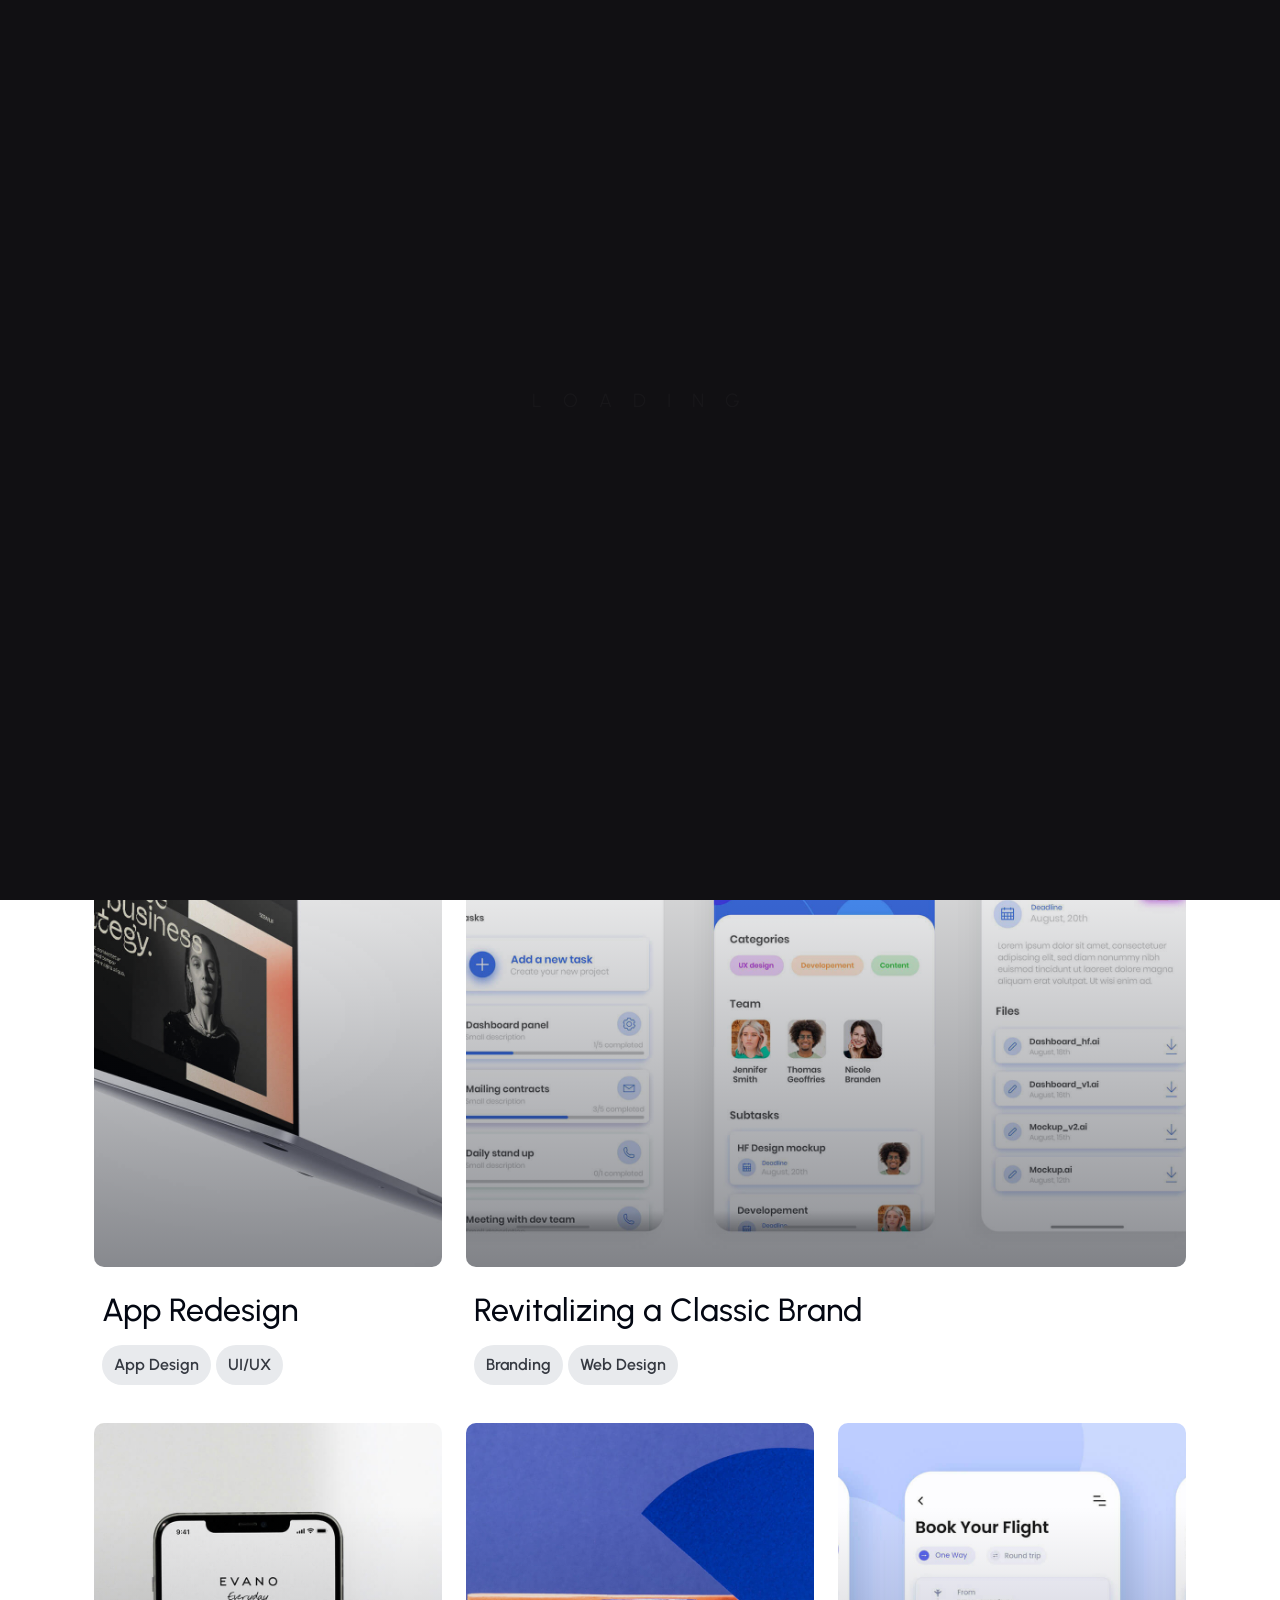
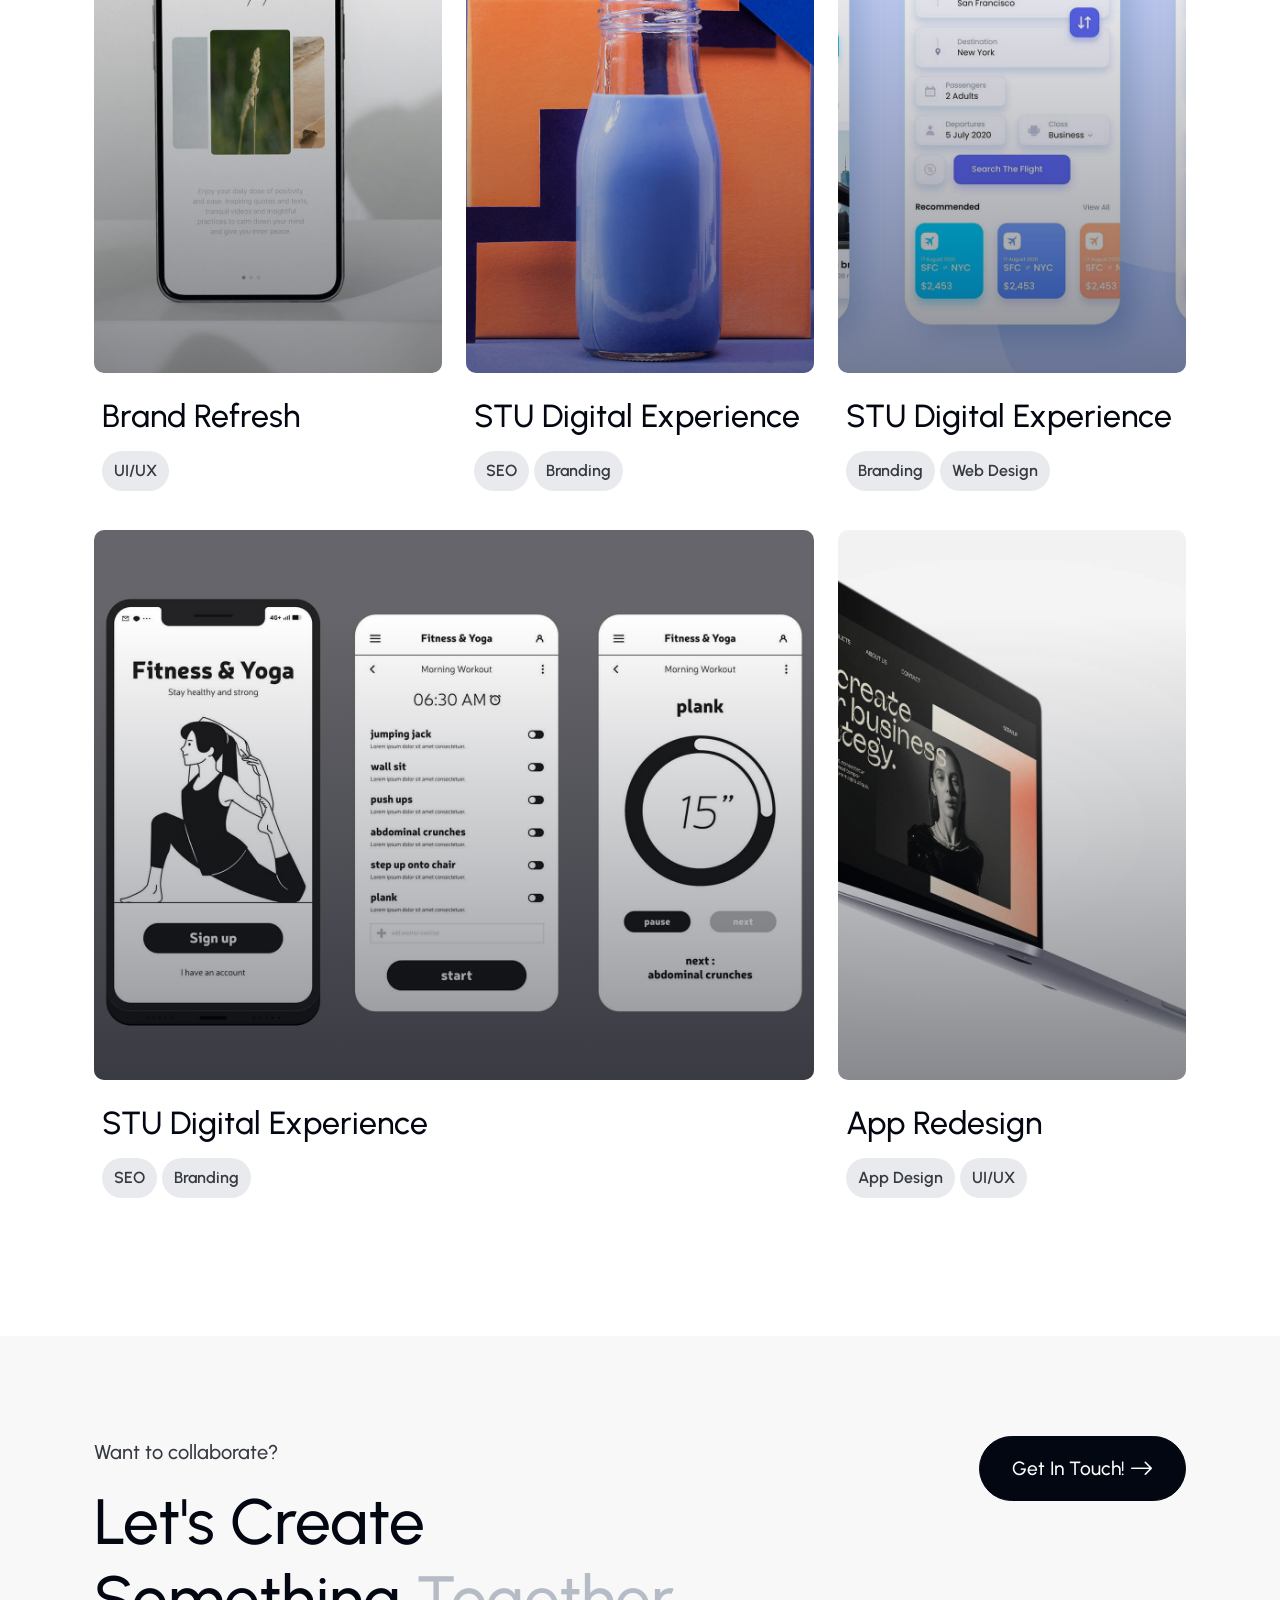
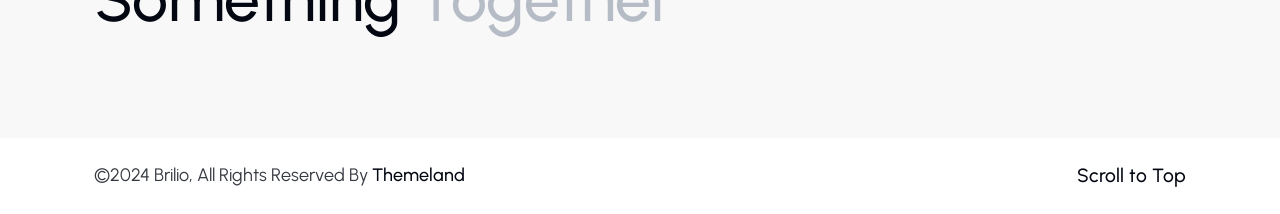
<file: portfolio.html>
<!doctype html>
<html class="no-js" lang="en">

<head>
	<meta charset="UTF-8">
	<meta name="description" content="">
	<meta http-equiv="X-UA-Compatible" content="IE=edge">
	<meta name="viewport" content="width=device-width, initial-scale=1, shrink-to-fit=no">
        
	<!-- The above 4 meta tags *must* come first in the head; any other head content must come *after* these tags -->

	<!-- Title  -->
	<title>Brilio - Personal Portfolio HTML Template</title>

	<!-- Favicon  -->
	<link rel="icon" href="assets/img/favicon.png">

	<!-- ***** All CSS Files ***** -->

	<!-- Style css -->
	<link rel="stylesheet" href="assets/css/style.css">

</head>

<body>
	<!-- ***** Magic Cursor Area Start ***** -->
	<div id="magic-cursor">
		<div id="cursor"></div>
	</div>
	<!-- ***** Magic Cursor Area End ***** -->

	<!-- ***** Preloader Area Start ***** -->
	<div class="preloader">
		<svg viewBox="0 0 1000 1000" preserveAspectRatio="none">
			<path id="loader" d="M0,1005S175,995,500,995s500,5,500,5V0H0Z"></path>
		</svg>

		<!-- Loader Container -->
		<div class="loader-container">
			<div class="loaded">
				<span>L</span>
				<span>O</span>
				<span>A</span>
				<span>D</span>
				<span>I</span>
				<span>N</span>
				<span>G</span>
			</div>
		</div>
	</div>
	<!-- ***** Preloader Area End ***** -->

	<!-- ***** Main Area Start ***** -->
	<div class="main">
		<!-- ***** Header Start ***** -->
		<header id="header">
			<!-- Navbar -->
			<nav class="navbar navbar-expand">
				<div class="container header">
					<!-- Navbar Brand-->
					<div class="magnetic">
						<a class="navbar-brand" href="index.html">
							Brilio.
						</a>
					</div>
					<div class="ms-auto"></div>

					<!-- Navbar Nav -->
					<ul class="navbar-nav items d-none d-md-block">
						<li class="nav-item">
							<a href="index.html" class="nav-link">Home</a>
						</li>
						<li class="nav-item">
							<a href="portfolio.html" class="nav-link active">Works</a>
						</li>
						<li class="nav-item">
							<a href="about.html" class="nav-link">About</a>
						</li>
						<li class="nav-item">
							<a href="contact.html" class="nav-link">Contact</a>
						</li>
					</ul>

					<!-- Navbar Toggler -->
					<div class="navbar-toggler scrolled" data-bs-toggle="offcanvas" data-bs-target="#offcanvasRight">
						<div class="navbar-header">
							<div class="content">
								<div class="toggler-icon"></div>
								<span class="title">Menu</span>
							</div>
						</div>
					</div>

				</div>
			</nav>

			<div id="navbar-main" class="main">
				
			</div>
		</header>
		<!-- ***** Header End ***** -->

		<!-- ***** Main Wrapper Start ***** -->
		<div id="main-wrapper" class="main-wrapper">

			<!-- ***** Breadcrumb Area Start ***** -->
			<section id="home" class="breadcrumb-section">
				<div class="container">
					<div class="row justify-content-center align-items-center">
						<div class="col-12">
							<!-- Content -->
							<div class="content w-60">
								<h1 class="title">Showcasing innovation</h1>
								<div class="flex ms-auto">
									<span class="line animate-line"></span>
									<h1 class="title">and expertise</h1>
								</div>
							</div>
						</div>
					</div>
				</div>
			</section>
			<!-- ***** Breadcrumb Area End ***** -->

			<!-- ***** Project Area Start ***** -->
			<section class="works explore-area portfolio-filter pt-0">
				<div class="container">
					<div class="row justify-content-center text-center">
						<div class="col-12">
							<div class="btn-group filter-menu" role="group" aria-label="Basic radio toggle button group">
								<div class="input-item d-flex">
									<div class="content">
										<input type="radio" class="btn-check filter-btn" name="shuffle-filter" id="all" value="all" checked>
										<label class="btn" for="all">All</label>
									</div>
									<span class="count">07</span>
								</div>
	
								<div class="input-item d-flex">
									<div class="content">
										<input type="radio" class="btn-check filter-btn" name="shuffle-filter" id="branding" value="branding">
										<label class="btn" for="branding">Branding</label>
									</div>
									<span class="count">04</span>
								</div>
	
								<div class="input-item d-flex">
									<div class="content">
										<input type="radio" class="btn-check filter-btn" name="shuffle-filter" id="ui-ux" value="ui-ux">
										<label class="btn" for="ui-ux">UI/UX</label>
									</div>
									<span class="count">03</span>
								</div>
	
								<div class="input-item d-flex">
									<div class="content">
										<input type="radio" class="btn-check filter-btn" name="shuffle-filter" id="app-design" value="app-design">
										<label class="btn" for="app-design">App Design</label>
									</div>
									<span class="count">05</span>
								</div>
							</div>
						</div>
					</div>

					<div class="row filter-items items inner">
						<div class="col-12 col-lg-4 item filter-item" data-groups='["branding","app-design"]'>
							<!-- Portfolio Item -->
							<div class="card portfolio-item layout-2 scale has-shadow">
								<div class="image-holder">
									<!-- Card Thumb -->
									<a class="card-thumb" href="portfolio-single.html">
										<img src="assets/img/content/case-1.jpg" alt="">
									</a>
								</div>
								<!-- Card content -->
								<div class="card-content p-2">
									<div class="heading">
										<h4 class="title mt-2 mt-md-3 mb-3">App Redesign</h4>
										<div class="show-project">
											<div class="card-terms">
												<a class="terms badge" href="#">App Design</a>
												<a class="terms badge" href="#">UI/UX</a>
											</div>
											<div class="project-link">
												<a href="portfolio-single.html">Show Project</a>
											</div>
										</div>
									</div>
								</div>
							</div>
						</div>
						<div class="col-12 col-lg-8 item filter-item" data-groups='["ui-ux","app-design"]'>
							<!-- Portfolio Item -->
							<div class="card portfolio-item layout-2 scale has-shadow">
								<div class="image-holder">
									<!-- Card Thumb -->
									<a class="card-thumb" href="portfolio-single.html">
										<img src="assets/img/content/case-2.jpg" alt="">
									</a>
								</div>
								<!-- Card content -->
								<div class="card-content p-2">
									<div class="heading">
										<h4 class="title mt-2 mt-md-3 mb-3">Revitalizing a Classic Brand</h4>
										<div class="show-project">
											<div class="card-terms">
												<a class="terms badge" href="#">Branding</a>
												<a class="terms badge" href="#">Web Design</a>
											</div>
											<div class="project-link">
												<a href="portfolio-single.html">Show Project</a>
											</div>
										</div>
									</div>
								</div>
							</div>
						</div>
						<div class="col-12 col-lg-4 item filter-item" data-groups='["branding"]'>
							<!-- Portfolio Item -->
							<div class="card portfolio-item layout-2 scale has-shadow">
								<div class="image-holder">
									<!-- Card Thumb -->
									<a class="card-thumb" href="portfolio-single.html">
										<img src="assets/img/content/case-3.jpg" alt="">
									</a>
								</div>
								<!-- Card content -->
								<div class="card-content p-2">
									<div class="heading">
										<h4 class="title mt-2 mt-md-3 mb-3">Brand Refresh</h4>
										<div class="show-project">
											<div class="card-terms">
												<a class="terms badge" href="#">UI/UX</a>
											</div>
											<div class="project-link">
												<a href="portfolio-single.html">Show Project</a>
											</div>
										</div>
									</div>
								</div>
							</div>
						</div>
						<div class="col-12 col-lg-4 item filter-item" data-groups='["app-design","branding"]'>
							<!-- Portfolio Item -->
							<div class="card portfolio-item layout-2 scale has-shadow">
								<div class="image-holder">
									<!-- Card Thumb -->
									<a class="card-thumb" href="portfolio-single.html">
										<img src="assets/img/content/case-4.jpg" alt="">
									</a>
								</div>
								<!-- Card content -->
								<div class="card-content p-2">
									<div class="heading">
										<h4 class="title mt-2 mt-md-3 mb-3">STU Digital Experience</h4>
										<div class="show-project">
											<div class="card-terms">
												<a class="terms badge" href="#">SEO</a>
												<a class="terms badge" href="#">Branding</a>
											</div>
											<div class="project-link">
												<a href="portfolio-single.html">Show Project</a>
											</div>
										</div>
									</div>
								</div>
							</div>
						</div>
						<div class="col-12 col-lg-4 item filter-item" data-groups='["app-design","ui-ux"]'>
							<!-- Portfolio Item -->
							<div class="card portfolio-item layout-2 scale has-shadow">
								<div class="image-holder">
									<!-- Card Thumb -->
									<a class="card-thumb" href="portfolio-single.html">
										<img src="assets/img/content/case-5.jpg" alt="">
									</a>
								</div>
								<!-- Card content -->
								<div class="card-content p-2">
									<div class="heading">
										<h4 class="title mt-2 mt-md-3 mb-3">STU Digital Experience</h4>
										<div class="show-project">
											<div class="card-terms">
												<a class="terms badge" href="#">Branding</a>
												<a class="terms badge" href="#">Web Design</a>
											</div>
											<div class="project-link">
												<a href="portfolio-single.html">Show Project</a>
											</div>
										</div>
									</div>
								</div>
							</div>
						</div>
						<div class="col-12 col-lg-8 item filter-item" data-groups='["ui-ux"]'>
							<!-- Portfolio Item -->
							<div class="card portfolio-item layout-2 scale has-shadow">
								<div class="image-holder">
									<!-- Card Thumb -->
									<a class="card-thumb" href="portfolio-single.html">
										<img src="assets/img/content/case-6.jpg" alt="">
									</a>
								</div>
								<!-- Card content -->
								<div class="card-content p-2">
									<div class="heading">
										<h4 class="title mt-2 mt-md-3 mb-3">STU Digital Experience</h4>
										<div class="show-project">
											<div class="card-terms">
												<a class="terms badge" href="#">SEO</a>
												<a class="terms badge" href="#">Branding</a>
											</div>
											<div class="project-link">
												<a href="portfolio-single.html">Show Project</a>
											</div>
										</div>
									</div>
								</div>
							</div>
						</div>
						<div class="col-12 col-lg-4 item filter-item" data-groups='["branding","app-design"]'>
							<!-- Portfolio Item -->
							<div class="card portfolio-item layout-2 scale has-shadow">
								<div class="image-holder">
									<!-- Card Thumb -->
									<a class="card-thumb" href="portfolio-single.html">
										<img src="assets/img/content/case-1.jpg" alt="">
									</a>
								</div>
								<!-- Card content -->
								<div class="card-content p-2">
									<div class="heading">
										<h4 class="title mt-2 mt-md-3 mb-3">App Redesign</h4>
										<div class="show-project">
											<div class="card-terms">
												<a class="terms badge" href="#">App Design</a>
												<a class="terms badge" href="#">UI/UX</a>
											</div>
											<div class="project-link">
												<a href="portfolio-single.html">Show Project</a>
											</div>
										</div>
									</div>
								</div>
							</div>
						</div>
					</div>
				</div>
			</section>
			<!-- ***** Project Area End ***** -->

			<!-- ***** CTA Area Start ***** -->
			<section class="cta layout-2 primary-bg">
				<div class="container">
					<div class="row justify-content-between">
						<div class="col-12 col-md-8 col-lg-7">
							<div class="cta-text">
								<span class="sub-title">Want to collaborate?</span>
								<h2 class="title mt-3 mb-0">Let's Create Something <span>Together</span></h2>
							</div>
						</div>
						<div class="col-12 col-md-4 col-lg-5 text-md-end mt-3 mt-md-0">
							<a class="btn magnetic-button" href="contact.html">Get In Touch! <i class="icon bi bi-arrow-right ms-1"></i><span></span></a>
						</div>
					</div>
				</div>
			</section>
			<!-- ***** CTA Area End ***** -->

			<!-- ***** Footer Area Start ***** -->
			<footer class="footer-area bg-white">
				<div class="container">
					<div class="row">
						<div class="col-12">
							<div class="footer-content d-flex flex-wrap justify-content-center justify-content-md-between align-items-center py-4">
								<!-- Copyright -->
								<div class="copyright">&copy;2024 Brilio, All Rights Reserved By <a href="https://themeforest.net/user/theme_land" target="_blank">Themeland</a></div>
								<!-- Scroll To Top -->
								<div id="scroll-to-top" class="scroll-to-top mt-3 mt-sm-0">
									<a href="#header" class="smooth-anchor">Scroll to Top</a>
								</div>
							</div>
						</div>
					</div>
				</div>
			</footer>
			<!-- ***** Footer Area End ***** -->

			<!--====== Modal Search Area Start ======-->
			<div id="search" class="modal fade p-0">
				<div class="modal-dialog dialog-animated">
					<div class="modal-content h-100">
						<div class="modal-header" data-bs-dismiss="modal">
							Search <i class="far fa-times-circle icon-close"></i>
						</div>
						<div class="modal-body">

							<form class="row search-form">
								<div class="col-12 align-self-center">
									<div class="row">
										<div class="col-12 pb-3">
											<h2 class="search-title mt-0 mb-3">What are you looking for?</h2>
											<p>Enter your query now and find precisely what you seek.</p>
										</div>
									</div>
									<div class="row">
										<div class="col-12 input-group mt-md-4">
											<input type="text" placeholder="Enter your keywords">
										</div>
									</div>
									<div class="row">
										<div class="col-12 input-group align-self-center">
											<button class="btn content-btn mt-4">Search</button>
										</div>
									</div>
								</div>
							</form>
						</div>
					</div>
				</div>
			</div>
			<!--====== Modal Search Area End ======-->

			<!--====== Offcanvas Area Start ======-->
			<div class="offcanvas-wrapper">
				<!-- Navbar Toggler -->
				<div class="navbar-toggler" data-bs-toggle="offcanvas" data-bs-target="#offcanvasRight">
					<div class="navbar-header">
						<div class="content">
							<div class="toggler-icon"></div>
							<span class="title">Menu</span>
						</div>
					</div>
				</div>

				<!-- Offcanvas -->
				<div class="offcanvas offcanvas-end" id="offcanvasRight">
					<div class="fixed-nav-rounded-div">
						<div class="rounded-div-wrap">
							<div class="rounded-div"></div>
						</div>
					</div>

					<!-- Offcanvas Content -->
					<div class="offcanvas-content">
						<div class="offcanvas-navigation">
							<div class="offcanvas-header">
								<h5 class="offcanvas-title mt-0">Navigation</h5>
							</div>

							<hr>

							<!-- Navigation Menu -->
							<div class="offcanvas-body">
								<ul class="navbar-nav menu pt-md-4">
									<li class="nav-item">
										<a href="index.html" class="nav-link">Home <span class="item-count">(01)</span></a>
									</li>
									<li class="nav-item">
										<a href="portfolio.html" class="nav-link active">Works <span class="item-count">(02)</span></a>
									</li>
									<li class="nav-item">
										<a href="about.html" class="nav-link">About <span class="item-count">(03)</span></a>
									</li>
									<li class="nav-item">
										<a href="contact.html" class="nav-link">Contact <span class="item-count">(04)</span></a>
									</li>
								</ul>
							</div>
						</div>

						<!-- Offcanvas Social -->
						<div class="offcanvas-social">
							<div class="offcanvas-header">
								<h5 class="offcanvas-title mt-0">Socials</h5>
							</div>

							<hr>

							<!-- Socials -->
							<div class="socials offcanvas-body">
								<nav class="nav">
									<a class="nav-link swap-icon" href="#">Instagram <i class="icon rotate bi bi-arrow-right-short"></i></a>
									<a class="nav-link swap-icon" href="#">Twitter <i class="icon rotate bi bi-arrow-right-short"></i></a>
									<a class="nav-link swap-icon" href="#">Linkedin <i class="icon rotate bi bi-arrow-right-short"></i></a>
								</nav>
							</div>
						</div>
					</div>
				</div>
			</div>
			<!--====== Offcanvas Area End ======-->

		</div>
		<!-- ***** Main Wrapper End ***** -->

	</div>
	<!-- ***** Main Area End ***** -->


	<!-- ***** All jQuery Plugins ***** -->

	<!-- jQuery(necessary for all JavaScript plugins) -->
	<script src="assets/js/vendor/jquery.min.js"></script>

	<!-- Bootstrap js -->
	<script src="assets/js/vendor/popper.min.js"></script>
	<script src="assets/js/vendor/bootstrap.min.js"></script>

	<!-- Plugins js -->
	<script src="assets/js/vendor/all.min.js"></script>
	<script src="assets/js/vendor/gsap.min.js"></script>
	<script src="assets/js/vendor/ScrollTrigger.min.js"></script>
	<script src="assets/js/vendor/lenis.min.js"></script>
	<script src="assets/js/vendor/SplitType.min.js"></script>
	<script src="assets/js/vendor/shuffle.min.js"></script>
	<script src="assets/js/vendor/gallery.min.js"></script>
	<script src="assets/js/vendor/slider.min.js"></script>

	<!-- Main js -->
	<script src="assets/js/main.js"></script>
</body>

</html>
</file>
<file: assets/css/style.css>
/*---------------------css-------------------------
*
* [Main Stylesheet]
*
* Theme    : Brilio
* Version  : 1.0
* Author   : Themeland
* Support  : hridoy1272@gmail.com
* 
----------------------------------------------*/
/*----------------------------------------------
*
* [Font Import]
*
* Urbanist    : https://fonts.google.com
*
----------------------------------------------*/
@import url("https://fonts.googleapis.com/css2?family=Urbanist:ital,wght@0,100..900;1,100..900&display=swap");
@import url("https://fonts.googleapis.com/css2?family=Material+Symbols+Outlined:opsz,wght,FILL,GRAD@24,400,0,0");
/*----------------------------------------------

[ALL CONTENTS]

1. Import
2. Root
3. Reset
4. General
5. Section
6. Helper Class
7. Header
8. Feature
9. Modal
10. Blog
11. All Media Queries

----------------------------------------------*/
/*----------------------------------------------
1. Import
----------------------------------------------*/
/* #region Import */
@import url(vendor/bootstrap.min.css);
@import url(vendor/animate.min.css);
@import url(vendor/all.min.css);
@import url(vendor/icons.min.css);
@import url(vendor/bootstrap-icons.min.css);
@import url(vendor/slider.min.css);
@import url(vendor/gallery.min.css);
/* #endregion Import */
/*----------------------------------------------
2. Root
----------------------------------------------*/
/* #region Root */
:root {
  --primary-font: "Urbanist", sans-serif;
  --secondary-font: "Urbanist", sans-serif;
  --body-font-size: 1.2rem;
  --h1-size: 6rem;
  --h1-weight: 500;
  --h2-size: 4rem;
  --h2-weight: 500;
  --h3-size: 3rem;
  --h3-weight: 500;
  --h4-size: 2rem;
  --h4-weight: 500;
  --h5-size: 1.5rem;
  --h5-weight: 500;
  --h6-size: 1.2rem;
  --h6-weight: 500;
  --p-size: 1.2rem;
  --p-weight: 400;
  --header-bg-color: #121117;
  --nav-brand-height: 55px;
  --top-nav-item-color: #030712;
  --nav-item-color: #121117;
  --primary-color: #5700EF;
  --secondary-color: #FFDDB7;
  --white-color: #f9f9f9;
  --black-color: #040402;
  --grey-color: #f3f5f7;
  --dark-grey-color: #191919;
  --primary-t-color: #030712;
  --primary-t-color-2: #B6BCC6;
  --primary-t-color-3: #565960;
  --secondary-t-color: #f9f9f9;
  --secondary-t-color-2: #a6abb4;
  --primary-p-color: #353941;
  --secondary-p-color: #909DAC;
  --primary-b-color: #8b8d92;
  --secondary-b-color: #8b8d92;
  --primary-l-color: #e5e7eb;
  --secondary-l-color: #dddddd;
  --valid-color: #007a4d;
  --invalid-color: #e34f4f;
  --primary-bg-color: #f8f8f9;
  --primary-bg-color-2: #e8eaed;
  --primary-bg-color-3: #e5e5e5;
  --secondary-bg-color: #111013;
  --secondary-bg-color-2: #1C1B1E;
  --secondary-bg-color-3: #191919;
  --primary-border-radius: 10px;
  --card-bg-color: #16182d;
  --footer-bg-color: #f8f8f9;
  --transform-scale: scale3d(1.06, 1.06, 1.06);
  --transition-function: cubic-bezier(.645, .045, .355, 1);
  --transition-duration: 0.35s;
}

/* #endregion Root */
/*----------------------------------------------
3. Reset
HTML5 display-role reset for older browsers
----------------------------------------------*/
/* #region Reset */
a,
abbr,
acronym,
address,
applet,
article,
aside,
audio,
b,
big,
blockquote,
body,
canvas,
caption,
center,
cite,
code,
dd,
del,
details,
dfn,
div,
dl,
dt,
em,
embed,
fieldset,
figcaption,
figure,
footer,
form,
h1,
h2,
h3,
h4,
h5,
h6,
header,
hgroup,
html,
i,
iframe,
img,
ins,
kbd,
label,
legend,
li,
mark,
menu,
nav,
object,
ol,
output,
p,
pre,
q,
ruby,
s,
samp,
section,
small,
span,
strike,
strong,
sub,
summary,
sup,
table,
tbody,
td,
tfoot,
th,
thead,
time,
tr,
tt,
u,
ul,
var,
video {
  margin: 0;
  padding: 0;
  border: 0;
  font-size: 100%;
  vertical-align: baseline;
}

article,
aside,
details,
figcaption,
figure,
footer,
header,
hgroup,
menu,
nav,
section {
  display: block;
}

html {
  overflow-x: hidden;
}

body {
  padding: 0 !important;
  font-family: var(--secondary-font);
  font-size: var(--body-font-size);
  color: var(--primary-p-color);
}
body.odd {
  background-color: var(--secondary-bg-color);
  color: var(--secondary-p-color);
}

ol,
ul {
  padding-left: 20px;
}

ol {
  list-style: decimal;
}

ul {
  list-style: disc;
}

ul ul {
  list-style: circle;
}

pre,
code {
  display: block;
  margin: 1rem 0;
  padding: 1rem;
  background-color: var(--primary-bg-color);
  border-left: 5px solid var(--primary-bg-color-2);
  border-radius: var(--primary-border-radius);
  color: rgba(var(--bs-link-color-rgb), var(--bs-link-opacity, 1));
}

code {
  display: inline-block;
  margin: 0;
  padding: 3px 6px;
  border: none;
  border-radius: calc(var(--primary-border-radius) / 2);
}

blockquote,
q {
  display: block;
  margin: 1rem 0;
  quotes: none;
  quotes: none;
  font-style: italic;
  font-weight: 500;
  padding: 1rem 1.5rem;
  background-color: var(--primary-bg-color);
  border-left: 5px solid var(--primary-bg-color-2);
  border-radius: var(--primary-border-radius);
}

blockquote:before,
blockquote:after,
q:before,
q:after {
  content: "";
  content: none;
}

blockquote p,
q p {
  margin: 0;
}

.blockquote {
  font-size: 2rem;
  font-weight: 500;
  color: var(--primary-t-color);
}
@media (max-width: 575px) {
  .blockquote {
    font-size: 1.5rem;
  }
}

figure {
  margin-bottom: 1.5rem;
}

figcaption {
  padding: 1rem 1.5rem;
  border-left: 5px solid var(--primary-bg-color-3);
}

.blockquote-footer {
  padding-top: 0;
  font-size: 1.2rem;
}

html.lenis {
  height: auto;
}

.lenis.lenis-smooth {
  scroll-behavior: auto;
}
.lenis.lenis-smooth [data-lenis-prevent] {
  overscroll-behavior: contain;
}
.lenis.lenis-stopped {
  overflow: hidden;
}
.lenis.lenis-scrolling iframe {
  pointer-events: none;
}

/* #endregion Reset */
/*----------------------------------------------
4. General
----------------------------------------------*/
/* #region General */
::-moz-selection {
  background: rgba(166, 175, 189, 0.3);
}

::selection {
  background: rgba(166, 175, 189, 0.3);
}

::-moz-selection {
  background: rgba(166, 175, 189, 0.3);
}

*,
*:after,
*:before {
  box-sizing: border-box;
}

a:not(.btn),
a:link:not(.btn),
a:visited:not(.btn),
a:hover:not(.btn),
a:active:not(.btn) {
  font-size: 1.2rem;
  font-weight: 500;
  line-height: 1.5;
  text-decoration: none;
  transition: all 0.4s ease-out 0s;
}

a:not([href]),
a:not([href]):hover,
a:not([href]) i,
a:not([href]) i:hover {
  color: var(--primary-b-color);
}

p {
  margin: 1.5rem 0;
  font-size: var(--p-size);
  font-weight: var(--p-weight);
  line-height: 1.5;
  -ms-word-wrap: break-word;
  word-wrap: break-word;
}
p:first-child {
  margin-top: 0;
}
p:last-child {
  margin-bottom: 0;
}

h1 {
  margin-bottom: 1.5rem;
  font-size: var(--h1-size);
  font-weight: var(--h1-weight);
  line-height: 1.2;
  font-family: var(--primary-font);
  color: var(--primary-t-color);
  -ms-word-wrap: break-word;
  word-wrap: break-word;
}
h1 em {
  display: block;
  font-size: var(--h2-size);
  font-weight: 300;
}

h2 {
  margin: 1.5rem 0;
  font-size: var(--h2-size);
  font-weight: var(--h2-weight);
  line-height: 1.2;
  font-family: var(--primary-font);
  color: var(--primary-t-color);
  -ms-word-wrap: break-word;
  word-wrap: break-word;
}

h3 {
  margin: 1.5rem 0;
  font-size: var(--h3-size);
  font-weight: var(--h3-weight);
  line-height: 1.2;
  font-family: var(--primary-font);
  color: var(--primary-t-color);
  -ms-word-wrap: break-word;
  word-wrap: break-word;
}

h4 {
  margin: 1.5rem 0;
  font-size: var(--h4-size);
  font-weight: var(--h4-weight);
  line-height: 1.2;
  font-family: var(--primary-font);
  color: var(--primary-t-color);
  -ms-word-wrap: break-word;
  word-wrap: break-word;
}

h5 {
  margin: 1.5rem 0;
  font-size: var(--h5-size);
  font-weight: var(--h5-weight);
  line-height: 1.2;
  font-family: var(--primary-font);
  color: var(--primary-t-color);
  -ms-word-wrap: break-word;
  word-wrap: break-word;
}

h6 {
  margin: 1.5rem 0;
  font-size: var(--h6-size);
  font-weight: var(--h6-weight);
  line-height: 1.2;
  font-family: var(--primary-font);
  color: var(--primary-t-color);
  -ms-word-wrap: break-word;
  word-wrap: break-word;
}

.odd h1,
.odd h2,
.odd h3,
.odd h4,
.odd h5,
.odd h6 {
  color: var(--white-color);
}

b,
strong {
  font-weight: 600;
}

li {
  margin: 0.5rem 0;
  font-size: 1.2rem;
  font-weight: 400;
  line-height: 1.5;
}

img {
  max-width: 100%;
  height: auto;
  vertical-align: middle;
}

table {
  border-collapse: collapse;
  border-spacing: 10px;
}
table td {
  padding: 0.7rem 0.7rem 0.7rem 0;
}
table th {
  padding: 10px 0;
}

dt {
  margin: 15px 0;
}

address {
  margin-bottom: 1rem;
}

form {
  width: 100%;
}

input,
textarea,
select {
  height: 50px;
  background: no-repeat;
  box-shadow: none;
  padding: 0.7rem 1rem;
  border-color: var(--primary-l-color);
  border-width: 2px;
  border-radius: 2px;
}
input:focus,
textarea:focus,
select:focus {
  background: no-repeat;
  color: inherit;
  outline: none;
  border-color: inherit;
  box-shadow: none;
}

input {
  border-color: var(--primary-p-color);
  color: var(--primary-p-color);
}
input:focus {
  border-color: var(--primary-t-color);
  color: var(--primary-t-color);
}
input[type=radio] {
  height: initial;
}
input[type=submit] {
  border: 1px solid;
  padding: 2.5px 10px;
  display: block;
  width: fit-content;
  max-width: 200px;
  text-align: center;
  color: var(--primary-color);
}
input[type=submit]:hover {
  background-color: var(--primary-color);
  color: var(--primary-b-color);
  border-color: var(--primary-color);
}
input[type=checkbox] {
  width: 20px;
  height: 20px;
}

textarea {
  height: 100px;
  resize: none;
  border-color: var(--primary-p-color);
  color: var(--primary-t-color);
}
textarea:focus {
  border-color: var(--primary-t-color);
  color: var(--primary-t-color);
}

select {
  appearance: none;
  text-indent: 1px;
  text-overflow: "";
  line-height: 1.2;
  border-color: var(--primary-l-color);
  color: var(--primary-t-color);
}
select option {
  color: #2f323a;
}
select:focus {
  border-color: var(--primary-t-color);
  color: var(--primary-t-color);
}

hr {
  margin: 35px 0;
  border-top: 1px dashed var(--primary-l-color);
}

table {
  width: 100%;
}

tr:not(:last-child) {
  border-bottom: 1px solid;
  border-color: var(--primary-l-color);
}

td {
  padding: 10px 0;
}

/* #endregion General */
/*----------------------------------------------
5. Section
----------------------------------------------*/
/* #region Section */
section {
  width: 100%;
  padding: 130px 0;
  background-size: cover;
  background-attachment: fixed;
  background-position: center;
}

main {
  padding: 0;
}

aside {
  padding: 0;
}

.row {
  margin-left: 0;
  margin-right: 0;
}

.vh-100 {
  height: 100vh;
}

.vh-75 {
  height: 75vh;
}

.clearfix {
  display: block;
  content: "";
  clear: both;
}

/* #endregion Section */
/*----------------------------------------------
6. Helper Class
----------------------------------------------*/
/* #region Helper Class */
#magic-cursor {
  position: absolute;
  top: 0;
  left: 0;
  z-index: 10000;
  width: 30px;
  height: 30px;
  pointer-events: none;
  transition: opacity 0.2s ease-in-out 0.5s;
}
#magic-cursor #cursor {
  position: fixed;
  display: flex;
  flex-direction: column;
  justify-content: center;
  width: 40px;
  height: 40px;
  margin-top: -20px;
  margin-left: -20px;
  box-sizing: border-box;
  border: 2px solid var(--secondary-p-color);
  border-radius: 50%;
  pointer-events: none;
  opacity: 0;
}
#magic-cursor #cursor.hovered {
  opacity: 0 !important;
  transition: opacity 0.3s;
}

.preloader {
  position: fixed;
  top: 0;
  left: 0;
  height: 100vh;
  width: 100%;
  display: flex;
  justify-content: center;
  align-items: center;
  background: transparent;
  overflow: hidden;
  z-index: 99999;
}
.preloader svg {
  position: absolute;
  top: 0;
  height: 110vh;
  width: 100vw;
  fill: var(--secondary-bg-color);
}
.preloader .loader-container .loaded {
  font-size: 1.2rem;
  font-weight: 400;
  color: var(--white-color);
  text-transform: uppercase;
  letter-spacing: 8px;
  z-index: 99;
}
.preloader .loader-container .loaded span {
  animation: loader-animation 1s infinite alternate;
}
.preloader .loader-container .loaded span:nth-child(1) {
  animation-delay: 0s;
}
.preloader .loader-container .loaded span:nth-child(2) {
  animation-delay: 0.1s;
}
.preloader .loader-container .loaded span:nth-child(3) {
  animation-delay: 0.2s;
}
.preloader .loader-container .loaded span:nth-child(4) {
  animation-delay: 0.3s;
}
.preloader .loader-container .loaded span:nth-child(5) {
  animation-delay: 0.4s;
}
.preloader .loader-container .loaded span:nth-child(6) {
  animation-delay: 0.5s;
}
.preloader .loader-container .loaded span:nth-child(7) {
  animation-delay: 0.6s;
}

@keyframes loader-animation {
  0% {
    opacity: 1;
  }
  100% {
    opacity: 0;
  }
}
.avatar-sm {
  height: 3rem;
  width: 3rem;
}

.avatar-md {
  height: 4rem;
  width: 4rem;
}

.avatar-lg {
  height: 5rem;
  width: 5rem;
}

.avatar-max-lg {
  height: 6rem;
  width: 6rem;
}

.intro {
  position: relative;
  flex-wrap: wrap;
  gap: 1rem;
  margin-bottom: 40px;
  z-index: 1;
}
.intro .title {
  margin: 0;
}
.intro .btn:hover {
  opacity: 0.6;
}
.intro .flex span {
  font-size: 1.1rem;
  font-weight: 600;
  text-transform: uppercase;
}
.intro .flex span.line {
  max-width: 6rem;
}
@media (max-width: 575px) {
  .intro .flex span.line {
    max-width: 4rem;
  }
}

.icon-rotate {
  transform: rotate(-45deg);
}

.clip-text, .counter-item .title, .cd-words-wrapper b {
  background-image: linear-gradient(-47deg, #8012ff 0%, var(--primary-t-color-2) 100%);
  background-clip: text;
  -webkit-text-fill-color: transparent;
}

.list-group-item {
  margin: 0;
  background: none;
  font-size: 1.2rem;
  padding-right: 0;
  padding-left: 0;
  background-color: transparent;
  color: var(--primary-p-color);
  border-color: var(--primary-l-color);
}
.list-group-item a {
  transition: 0.3s;
}

.odd .list-group-item {
  color: var(--secondary-p-color);
  border-color: #404040;
}

.post-holder {
  list-style: none;
  width: 100%;
  background-color: var(--primary-bg-color);
  border-left: 5px solid var(--primary-bg-color-2);
  border-radius: var(--primary-border-radius);
  padding: 25px;
  margin-top: 35px;
}

.posted-on a:not(.btn) {
  font-weight: 600;
  color: var(--primary-t-color);
}
.posted-on a:not(.btn):hover {
  opacity: 0.6;
}

.list-group .list-group-item .icon {
  margin-right: 0.5rem;
  line-height: 1.5;
  color: var(--primary-p-color);
}

.odd .list-group-item .icon {
  color: var(--secondary-p-color);
}

.btn {
  position: relative;
  display: inline-flex;
  align-items: center;
  font-size: 1.2rem;
  font-weight: 500;
  color: var(--white-color);
  line-height: 1;
  text-align: center;
  padding: 1.2rem 2rem;
  background-color: var(--primary-t-color);
  border-color: var(--primary-t-color);
  border-radius: 100px;
  outline: 0 none;
  cursor: pointer;
  z-index: 1;
  transition: all var(--transition-function) var(--transition-duration);
}
.btn:hover, .btn:focus, .btn:active {
  background-color: var(--primary-t-color);
  border-color: var(--primary-t-color);
  opacity: 0.9;
}
.btn.magnetic-button {
  overflow: hidden;
  color: #ffffff;
  z-index: 0;
}
.btn.magnetic-button .icon {
  font-size: 1.5rem;
}
.btn.magnetic-button span {
  position: absolute;
  width: 0;
  height: 0;
  border-radius: 50%;
  background-color: #ffffff;
  transition: width 0.4s ease-in-out, height 0.4s ease-in-out;
  transform: translate(-50%, -50%);
  z-index: -1;
}
.btn.magnetic-button:hover {
  color: var(--primary-t-color);
}
.btn.magnetic-button:hover span {
  width: 225%;
  height: 562.5px;
}
.btn.magnetic-button:active {
  color: var(--primary-t-color);
}
.btn.btn-outline {
  background-color: transparent;
  color: var(--primary-t-color);
}
.btn.btn-outline .icon-arrow:not(:hover) {
  -webkit-filter: none;
  filter: none;
}
.btn.btn-outline span {
  background-color: var(--primary-t-color);
}
.btn.magnetic-button.btn-outline:hover {
  color: var(--white-color);
}
.btn.content-btn {
  padding: 0.875rem 1.5rem;
}

.btn-smaller {
  font-size: 0.9rem;
  padding: 12px 18px;
}

.button-group {
  margin-top: 30px;
}
.button-group a {
  margin-right: 10px;
}
.button-group a:last-child {
  margin-right: 0;
}
@media (max-width: 575px) {
  .button-group a {
    margin-top: 0;
    margin-right: 5px;
  }
  .button-group a:last-child {
    margin-top: 0.5rem;
  }
  .button-group a .btn {
    padding: 12px 20px;
  }
}

/* #endregion Helper Class */
/*----------------------------------------------
7. Header
----------------------------------------------*/
/* #region Header */
header {
  position: relative;
  z-index: 999;
  background-color: #fff;
}
header .navbar-expand {
  position: fixed;
  top: 0;
  z-index: 2;
  width: 100%;
  padding: 20px 25px;
  pointer-events: initial;
}
header .navbar-expand .navbar-brand {
  padding: 0;
  font-size: 1.5rem;
  font-weight: 600;
  line-height: 0;
  color: var(--top-nav-item-color);
}
header .navbar-expand .navbar-brand i {
  font-style: initial;
  font-weight: bold;
  font-size: 1.8rem;
  color: var(--primary-color);
}
header .navbar-expand .navbar-brand img {
  height: var(--nav-brand-height);
}
header .navbar-expand .navbar-nav {
  display: inline-block;
}
header .navbar-expand .navbar-nav .nav-item {
  margin: 0;
  display: inline-flex;
  vertical-align: middle;
}
header .navbar-expand .navbar-nav .nav-item .nav-link {
  position: relative;
  padding-right: 1rem;
  padding-left: 1rem;
  font-weight: 600;
  color: var(--top-nav-item-color);
}
header .navbar-expand .navbar-nav .nav-item .nav-link::after {
  position: absolute;
  content: "";
  bottom: -0.5em;
  left: 50%;
  display: block;
  width: calc(clamp(16px, 1.2vw, 19px) / 2.75);
  height: calc(clamp(16px, 1.2vw, 19px) / 2.75);
  border-radius: 50%;
  background: var(--top-nav-item-color);
  transform: translate(-50%, -50%) scale(0) rotate(0.001deg);
  transition: all 0.3s cubic-bezier(0.7, 0, 0.3, 1);
  will-change: transform;
}
header .navbar-expand .navbar-nav .nav-item .nav-link:hover, header .navbar-expand .navbar-nav .nav-item .nav-link.active {
  opacity: 0.6;
}
header .navbar-expand .navbar-nav .nav-item .nav-link:hover::after {
  transform: translate(-50%, -50%) scale(1) rotate(0.001deg);
}
header .navbar-expand .navbar-nav .dropdown-menu .nav-link.title {
  font-weight: 600;
  color: var(--primary-t-color);
  opacity: 0.8;
}
header .navbar-expand .navbar-nav .dropdown-menu .nav-link:not(.btn) {
  display: flex;
  align-items: center;
  justify-content: space-between;
  padding: 0.625rem 1.25rem;
  font-weight: 500;
  color: var(--nav-item-color);
}
header .navbar-expand .navbar-nav .dropdown-menu .nav-link:not(.btn):not(.title):hover {
  color: var(--primary-color);
}
header .navbar-expand .navbar-nav i.icon-arrow-down {
  position: relative;
  top: 1.5px;
  margin: 0 0 0 0.3rem;
  font-size: 12px;
  font-weight: 600;
}
header .navbar-expand .navbar-nav i.icon-arrow-right {
  position: relative;
  left: 5px;
  top: 0;
  margin: 0 0 0 0.3rem;
  font-size: 10px;
  font-weight: 600;
}
header .navbar-expand .navbar-nav .icons i {
  font-weight: 400;
}
header .navbar-expand .navbar-brand {
  color: var(--top-nav-item-color);
}
header .navbar-expand .dropdown .dropdown-menu {
  top: 100%;
  background-color: var(--primary-bg-color-2);
  width: max-content;
  min-width: 14.375rem;
  display: block;
  padding: 0.625rem 0;
  visibility: hidden;
  opacity: 0;
  border: none;
  border-radius: 2px;
  box-shadow: 0px 0px 15px 0px rgba(0, 0, 0, 0.1);
  transform: translateY(20px);
}
header .navbar-expand .dropdown .dropdown-menu .dropdown-menu {
  position: absolute;
  top: -8px;
  left: 100%;
}
header .navbar-expand .dropdown .dropdown-item.active, header .navbar-expand .dropdown .dropdown-item:hover, header .navbar-expand .dropdown .dropdown-item:active {
  color: inherit;
  text-decoration: none;
  background-color: inherit;
  box-shadow: none;
  outline: none;
}
header .navbar-expand .dropdown:hover > .dropdown-menu {
  visibility: unset;
  opacity: 1;
  margin: 0;
  transform: translateY(0px);
  transition-timing-function: ease;
  transition-duration: 0.4s;
  transition-property: opacity, transform;
}

.navbar-holder {
  position: relative;
  z-index: -100;
  min-height: auto;
  pointer-events: none;
  background-color: var(--section-1-bg-color);
}

.menu .navbar-nav {
  font-size: 1.5rem;
  font-weight: 400;
  line-height: 1;
}
.menu .navbar-nav i.icon-arrow-down {
  font-size: 18px;
}
.menu .nav-item {
  margin: 0;
}
.menu .nav-item .item-count {
  position: absolute;
  top: 10px;
  left: calc(100% + 5px);
  font-size: 1.5rem;
  color: var(--secondary-p-color);
  visibility: hidden;
}
.menu .nav-link {
  position: relative;
}
.menu .nav-link:not(.btn) {
  font-size: 3rem;
  font-weight: 500;
  color: var(--white-color);
  display: table-cell;
  padding: 10px 5px;
}
.menu .nav-link:not(.btn):hover {
  opacity: 0.6;
}
.menu .nav-link.active:not(.btn) {
  opacity: 0.6;
}
.menu .nav-link.active .item-count {
  visibility: visible;
}
.menu .dropdown .dropdown-menu {
  display: none;
  width: 100%;
  visibility: visible;
  opacity: 1;
  background: none;
  box-shadow: none;
  border: none;
  text-align: center;
  padding: 0 0 0 20px;
  margin: 0 0 15px;
  list-style: none;
  color: var(--secondary-p-color);
}
.menu .dropdown .dropdown-menu .dropdown-menu {
  position: relative;
  top: initial;
  left: initial;
}
.menu .dropdown .dropdown-menu.show {
  display: block;
}
.menu .dropdown .dropdown-menu .left,
.menu .dropdown .dropdown-menu .right {
  width: 50%;
}
.menu .dropdown .dropdown-menu .nav-link.title {
  font-weight: 600;
  color: var(--primary-t-color);
  border: none;
  opacity: 0.8;
}
.menu .dropdown .dropdown-menu .nav-link:hover {
  color: var(--primary-color);
}
.menu .dropdown .dropdown-menu .nav-item .nav-link {
  font-size: 1rem;
  font-weight: 400;
  background: none;
  color: var(--primary-p-color);
  display: flex;
  justify-content: space-between;
  width: calc(100% - 12px);
  vertical-align: top;
  padding: 0;
  margin: 0 5px 16px;
  border-radius: 4px;
  text-align: left;
}
.menu .dropdown:first-child {
  margin-top: 0;
}
.menu .dropdown-menu .dropdown > .nav-link:first-child {
  font-size: 1rem;
  font-weight: 600;
}

.socials .nav-link {
  position: relative;
  display: flex;
  align-items: center;
  margin: 0 0.25rem;
  padding-left: 0;
  color: var(--primary-t-color);
}
.socials .nav-link::after {
  position: absolute;
  content: "";
  height: 2px;
  width: 0;
  bottom: 5px;
  background-color: var(--primary-t-color);
  visibility: hidden;
  opacity: 0;
  transition: all 0.3s ease 0s;
}
.socials .nav-link:hover::after {
  width: calc(100% - 1.2em);
  visibility: visible;
  opacity: 1;
}
.socials .nav-link .icon {
  margin-left: 0.2em;
  font-size: 1.3rem;
  color: var(--secondary-p-color);
}

.comments.socials .nav-link:hover::after {
  width: 100%;
}

.offcanvas-wrapper {
  position: fixed;
  top: 21%;
  right: 3%;
  z-index: 2;
}
.offcanvas-wrapper .offcanvas {
  background-color: var(--primary-t-color);
  transition-property: transform, rotate;
}
.offcanvas-wrapper .offcanvas.offcanvas-end {
  width: auto;
  border: none;
  transform: translate(calc(100% + 6vw), 0) rotate(0.001deg);
}
@media (max-width: 576px) {
  .offcanvas-wrapper .offcanvas.offcanvas-end {
    width: 100%;
  }
}
.offcanvas-wrapper .offcanvas.show:not(.hiding), .offcanvas-wrapper .offcanvas.showing {
  transform: translate(0, 0) rotate(0.001deg);
}
.offcanvas-wrapper .offcanvas .fixed-nav-rounded-div {
  position: absolute;
  top: 0;
  left: 1px;
  z-index: -1;
  height: 100%;
  transform: translateX(-100%);
}
.offcanvas-wrapper .offcanvas .fixed-nav-rounded-div .rounded-div-wrap {
  width: 6vw;
  height: 100%;
  transition: var(--animation-slow);
  transition: all 0.85s cubic-bezier(0.7, 0, 0.2, 1);
  will-change: width;
}
.offcanvas-wrapper .offcanvas .fixed-nav-rounded-div .rounded-div-wrap .rounded-div {
  position: absolute;
  content: "";
  top: 50%;
  left: 50%;
  z-index: -1;
  display: block;
  width: 775%;
  height: 150%;
  background: var(--primary-t-color);
  border-radius: 50%;
  transform: translate(-6.5%, -50%);
}
.offcanvas-wrapper .offcanvas.show:not(.hiding) .fixed-nav-rounded-div .rounded-div-wrap, .offcanvas-wrapper .offcanvas.showing .fixed-nav-rounded-div .rounded-div-wrap {
  width: 0;
}
.offcanvas-wrapper .offcanvas .offcanvas-content {
  display: flex;
  flex-direction: column;
  justify-content: space-between;
  min-width: 35vw;
  height: 100%;
  padding: 12vh 7.5vw;
}
@media (max-width: 575px) {
  .offcanvas-wrapper .offcanvas .offcanvas-content {
    padding: 8vh 7.5vw;
  }
}
.offcanvas-wrapper .offcanvas .offcanvas-content .offcanvas-header {
  padding-top: 0.5rem;
  padding-bottom: 0.5rem;
}
.offcanvas-wrapper .offcanvas .offcanvas-content .offcanvas-title {
  color: var(--secondary-p-color);
}
.offcanvas-wrapper .offcanvas .offcanvas-content .offcanvas-body {
  overflow: hidden;
}
.offcanvas-wrapper .offcanvas .offcanvas-content hr {
  margin: 20px 0;
  border-style: solid;
}
.offcanvas-wrapper .offcanvas .offcanvas-content .socials .nav-link {
  color: var(--white-color);
}
.offcanvas-wrapper .offcanvas .offcanvas-content .socials .nav-link::after {
  background-color: var(--white-color);
}

.navbar-toggler {
  position: fixed;
  top: 4em;
  right: 4em;
  z-index: 9999;
  transform: translateY(0%) scale(0) rotate(0.001deg);
  transition: transform 0.4s cubic-bezier(0.36, 0, 0.66, 0);
  cursor: pointer;
}
.navbar-toggler .navbar-header,
.navbar-toggler .content {
  display: flex;
  align-items: center;
  justify-content: center;
  width: 6rem;
  height: 6rem;
  border-radius: 50%;
}
.navbar-toggler .navbar-header {
  border: 0;
  background-color: var(--primary-t-color);
  transition: background-color 0.25s cubic-bezier(0.36, 0, 0.66, 0), box-shadow 0.25s cubic-bezier(0.36, 0, 0.66, 0);
  -webkit-box-shadow: inset 0px 0px 0px 1px rgba(255, 255, 255, 0.2);
  box-shadow: inset 0px 0px 0px 1px rgba(255, 255, 255, 0.2);
}
.navbar-toggler .navbar-header .content {
  position: relative;
}
.navbar-toggler .navbar-header .content .toggler-icon {
  position: absolute;
  width: 28%;
  height: 8%;
  opacity: 1;
}
.navbar-toggler .navbar-header .content .toggler-icon::before, .navbar-toggler .navbar-header .content .toggler-icon::after {
  content: "";
  display: block;
  position: absolute;
  left: 50%;
  height: 1px;
  width: 100%;
  transform: translate(-50%, -50%) rotate(0.001deg);
  background: var(--white-color);
  transition: all 0.3s cubic-bezier(0.7, 0, 0.3, 1);
}
.navbar-toggler .navbar-header .content .toggler-icon::before {
  top: 0;
  transform: translate(-50%, -50%);
}
.navbar-toggler .navbar-header .content .toggler-icon::after {
  top: 100%;
  transform: translate(-50%, -50%);
}
.navbar-toggler .navbar-header .content .title {
  color: var(--white-color);
  opacity: 0;
}
.navbar-toggler.active .navbar-header {
  background-color: var(--white-color);
}
.navbar-toggler.active .navbar-header .content .toggler-icon::before {
  top: 50%;
  transform: translate(-50%, -50%) rotate(-45deg);
  background: var(--primary-t-color);
}
.navbar-toggler.active .navbar-header .content .toggler-icon::after {
  top: 50%;
  transform: translate(-50%, -50%) rotate(45deg);
  background: var(--primary-t-color);
}
.navbar-toggler.scrolled {
  transform: translateY(0%) scale(1) rotate(0.001deg);
  transition: transform 0.4s cubic-bezier(0.34, 1.5, 0.64, 1);
}

@media (max-width: 575px) {
  .navbar .navbar-toggler {
    position: unset;
    display: block !important;
    padding: 0;
    border: none;
  }
  .navbar .navbar-toggler.scrolled:not(.active) .navbar-header {
    background-color: transparent;
    box-shadow: none;
  }
  .navbar .navbar-toggler:not(.active) .navbar-header .content .toggler-icon {
    visibility: hidden;
  }
  .navbar .navbar-toggler .navbar-header .content .toggler-icon::before,
  .navbar .navbar-toggler .navbar-header .content .toggler-icon::after {
    transition: none;
  }
  .navbar .navbar-toggler.scrolled {
    transform: translateY(0%) scale(1) rotate(0.001deg);
    transition: transform 0.4s cubic-bezier(0.36, 0, 0.66, 0);
  }
  .navbar .navbar-toggler:not(.active) .navbar-header .content .title {
    font-weight: 600;
    color: var(--primary-p-color);
    opacity: 1;
  }
}
@media (max-width: 576px) {
  .navbar-toggler {
    top: 1em;
    right: 1em;
  }
  .navbar-toggler .navbar-header,
  .navbar-toggler .content {
    width: 4rem;
    height: 4rem;
  }
  .menu .nav-link:not(.btn) {
    padding: 5px;
    font-size: 2.5rem;
  }
}
/* #endregion Header */
/*----------------------------------------------
8. Feature
----------------------------------------------*/
/* #region Feature */
.icons {
  display: inline-block;
  font-size: 3rem;
  line-height: 1;
}

.items .item {
  margin-top: 30px;
}
.items .item.item-card {
  padding: 40px;
  background-color: var(--primary-bg-color);
  border: 1px solid rgba(255, 255, 255, 0.4);
  border-radius: 1rem;
}

.swiper-container-horizontal > .swiper-pagination-bullets,
.swiper-pagination-custom,
.swiper-pagination-fraction {
  margin-top: 50px;
  position: relative;
}

.swiper-pagination {
  font-weight: 500;
}

.swiper-pagination-current {
  color: var(--primary-t-color);
}

.swiper-pagination-bullet {
  width: 40px !important;
  height: 5px !important;
  border-radius: 0 !important;
  background-color: var(--primary-p-color);
  border: none !important;
  opacity: 0.25 !important;
}

.swiper-pagination-bullet-active {
  background-color: var(--primary-color);
  opacity: 1 !important;
}

.cd-words-wrapper {
  position: relative;
  display: inline-block;
  text-align: left;
}
.cd-words-wrapper b {
  position: absolute;
  top: 0;
  left: 0;
  display: inline-block;
  white-space: nowrap;
}
.cd-words-wrapper b.is-visible {
  position: relative;
}

.no-js .cd-words-wrapper b {
  opacity: 0;
}
.no-js .cd-words-wrapper b.is-visible {
  opacity: 1;
}

.cd-headline.clip span {
  display: inline-block;
  color: var(--primary-t-color);
}
.cd-headline.clip .cd-words-wrapper {
  overflow: hidden;
  vertical-align: top;
}
.cd-headline.clip .cd-words-wrapper::after {
  content: "";
  position: absolute;
  top: 0;
  right: 0;
  width: 2px;
  height: 100%;
  background-color: var(--secondary-p-color);
}
.cd-headline.clip b {
  opacity: 0;
}
.cd-headline.clip b.is-visible {
  opacity: 1;
}

.social-icons .icon {
  display: flex;
  align-items: center;
  justify-content: center;
  height: 100%;
  margin: 0 auto;
  transition: all 0.3s ease 0s;
}
.social-icons svg {
  transition: all 0.3s ease 0s;
}
.social-icons > a {
  margin: 5px;
  width: 45px;
  height: 45px;
  background-color: #1c1c1c;
  color: var(--white-color) !important;
  border-radius: 14px;
  overflow: hidden;
  transition: all 0.3s ease 0s;
}
.social-icons > a:hover .icon:first-child {
  margin-top: -45px;
}

.sub-title {
  margin-top: 0;
  font-size: 1.4rem;
  line-height: 1.6;
}
@media (max-width: 576px) {
  .sub-title {
    font-size: 1.3rem;
    line-height: 1.5;
  }
}

.hero-section {
  position: relative;
  overflow: hidden;
}
.hero-section.marketer {
  background-attachment: scroll;
  background-size: cover;
  background-repeat: no-repeat;
}
@media (max-width: 575px) {
  .hero-section.marketer {
    background-size: 150vh;
    background-position: top left;
  }
}
.hero-section.photographer {
  background-color: #1e212a;
  background-position: top center;
  background-attachment: scroll;
  background-size: cover;
  background-repeat: no-repeat;
}
.hero-section.photographer .title {
  font-size: 8rem;
}
@media (max-width: 575px) {
  .hero-section.photographer .title {
    font-size: 3.5rem;
  }
}
.hero-section.photographer .title span {
  font-weight: 600;
  color: #f778ba;
}
.hero-section.photographer .title .small {
  font-size: 0.2em;
}
@media (max-width: 575px) {
  .hero-section.photographer .title .small {
    font-size: 0.5em;
  }
}
.hero-section .intro-text {
  font-size: 20px;
  font-weight: 500;
}
.hero-section h1 span {
  color: var(--primary-t-color-2);
}
.hero-section .hero-content .content .btn {
  padding: 1.6rem 3.5rem;
  font-size: 1.2rem;
}
.hero-section .hero-content .content .sub-title {
  max-width: 50%;
}
@media (max-width: 767px) {
  .hero-section .hero-content .content .sub-title {
    max-width: 100%;
  }
}
.hero-section .hero-thumb {
  border-radius: 50rem;
  overflow: hidden;
}
.hero-section .hero-bg {
  position: absolute;
  display: flex;
  align-items: center;
  justify-content: center;
  height: 100vh;
  width: 100%;
  inset: 0%;
  z-index: -1;
}
.hero-section .hero-bg .circle-1,
.hero-section .hero-bg .circle-2 {
  position: absolute;
  height: 100vmax;
  width: 100vmax;
  object-fit: cover;
}
.hero-section .hero-bg .circle-1 {
  -webkit-animation: zoom 20s infinite linear;
  animation: zoom 20s infinite linear;
}
.hero-section .hero-bg .circle-2 {
  -webkit-animation: spinner 20s infinite linear;
  animation: spinner 20s infinite linear;
}

.breadcrumb-section .heading .title {
  display: flex;
  align-items: center;
  grid-column-gap: 1.5rem;
}
.breadcrumb-section .heading .title img {
  height: 90px;
  border-radius: 50px;
}
.breadcrumb-section .title {
  margin-bottom: 0;
}
@media (max-width: 768px) {
  .breadcrumb-section .sub-title {
    width: 100% !important;
  }
}

.progress {
  position: relative;
  height: 10px;
  overflow: visible;
}
.progress .title {
  position: absolute;
  bottom: calc(100% + 8px);
  left: 0;
  font-size: 1.1rem;
  font-weight: 500;
  color: var(--primary-t-color);
}
.progress .progress-bar {
  position: relative;
  width: 0%;
  background-color: var(--primary-t-color);
  border-radius: 10px;
  opacity: 0;
  overflow: visible;
  transition: all var(--transition-function) 0.5s;
}
.progress .progress-bar span {
  position: absolute;
  bottom: calc(100% + 14px);
  right: -20px;
  padding: 8px 10px;
  background-color: var(--primary-t-color);
  border-radius: 6px;
  display: flex;
  align-items: center;
  justify-content: center;
  font-size: 14px;
  transition: 0.5s;
}
.progress .progress-bar span::before {
  position: absolute;
  content: "";
  height: 12px;
  width: 12px;
  background-color: var(--primary-t-color);
  bottom: -6px;
  left: 50%;
  transform: translateX(-50%) rotate(45deg);
}

@keyframes zoom {
  0% {
    transform: scale(1, 1);
  }
  50% {
    transform: scale(1.5, 1.5);
  }
  100% {
    transform: scale(1, 1);
  }
}
@-webkit-keyframes spinner {
  to {
    -webkit-transform: translate3d(0px, 0px, 0px) rotateZ(-360deg);
    transform: translate3d(0px, 0px, 0px) rotateZ(-360deg);
  }
}
@keyframes spinner {
  to {
    -webkit-transform: translate3d(0px, 0px, 0px) rotateZ(-360deg);
    transform: translate3d(0px, 0px, 0px) rotateZ(-360deg);
  }
}
.counter-area .items {
  padding: 2rem;
  border-radius: 1.5rem;
}
@media (max-width: 575px) {
  .counter-area .items {
    flex-direction: column;
    grid-row-gap: 20px;
    align-items: center;
  }
}

.counter-item .title {
  font-weight: 600;
}
.counter-item span {
  font-size: 1.2rem;
  font-weight: 500;
}

.photography .bg-smoke {
  background-color: #1e212a;
}

.bg-content {
  position: relative;
  z-index: 1;
}
.bg-content::before, .bg-content::after {
  position: absolute;
  content: "";
  height: 100%;
  width: 100%;
  background-color: #fff;
  top: 0;
  z-index: -1;
}
.bg-content::before {
  right: 100%;
}
.bg-content::after {
  left: 0;
}

.services .item .service-content {
  position: relative;
  padding: 2.5rem;
  border-radius: 1.5rem;
}
.services .item .service-content .service-icon {
  margin: 2.5rem 0;
}
.services .item .service-content .item-link {
  position: absolute;
  top: 0;
  left: 0;
  width: 100%;
  height: 100%;
  z-index: 1;
}
.services.photography .service-list .list-item {
  margin: 0.3rem 0;
  font-size: 1.1rem;
  font-weight: 500;
}
.services.photography .service-list .list-item .icon {
  margin-right: 0.2em;
  color: #f778ba;
}
.services.photography .awards .list-group-item::after {
  content: none;
}
.services.photography .awards .list-group-item:hover .title,
.services.photography .awards .list-group-item:hover span:not(.icon) {
  color: inherit;
}

.skills .item .icon {
  font-size: 2rem;
  color: var(--primary-b-color);
}
.skills .item small {
  font-size: 0.875em;
}
.skills .item span {
  font-weight: 600;
}
.skills hr {
  margin: 100px 0;
  border-top: 1px solid var(--primary-b-color);
}
@media (max-width: 575px) {
  .skills hr {
    margin: 90px 0;
  }
}

.filter-menu {
  flex-wrap: wrap;
  justify-content: center;
  margin-bottom: 30px;
}
@media (max-width: 575px) {
  .filter-menu {
    margin-bottom: 0;
  }
}
.filter-menu .input-item {
  position: relative;
}
.filter-menu .input-item::before {
  position: absolute;
  content: "/";
  top: 50%;
  left: 100%;
  transform: translateY(-50%);
  color: var(--primary-b-color);
}
.filter-menu .input-item:last-of-type::before {
  content: none;
}
.filter-menu .input-item .btn {
  padding: 1rem 2rem;
  background: inherit;
  border: none;
  color: var(--primary-p-color);
  font-weight: 600 !important;
  transition: all var(--transition-function) var(--transition-duration);
  opacity: 0.85;
}
@media (max-width: 575px) {
  .filter-menu .input-item .btn {
    padding: 0.8rem 1.25rem;
  }
}
.filter-menu .input-item .btn:hover {
  opacity: 0.75;
}
.filter-menu .input-item label::after {
  position: absolute;
  content: "";
  height: 2px;
  width: 0;
  top: calc(100% - 0.5rem);
  left: 50%;
  background-color: var(--primary-t-color);
  transform: translateX(-50%);
  visibility: hidden;
  opacity: 0;
  transition: all var(--transition-function) var(--transition-duration);
}
.filter-menu .input-item .btn-check:checked + label::after {
  width: calc(100% - 4rem);
  visibility: visible;
  opacity: 1;
}
@media (max-width: 575px) {
  .filter-menu .input-item .btn-check:checked + label::after {
    width: calc(100% - 2.5rem);
  }
}
.filter-menu .input-item .count {
  position: absolute;
  top: 0.5rem;
  right: 0.8rem;
  font-family: var(--primary-font);
  font-size: 0.9rem;
  font-weight: 700;
  line-height: 0;
  transition: color var(--transition-function) var(--transition-duration);
  opacity: 0.85;
}
@media (max-width: 575px) {
  .filter-menu .input-item .count {
    right: 0.2rem;
  }
}
.filter-menu .input-item:has(.btn-check:checked + label) .count {
  color: var(--primary-t-color);
}
.filter-menu .btn-check:checked + .btn,
.filter-menu .btn.active, .filter-menu .btn.show,
.filter-menu .btn:first-child:active,
.filter-menu :not(.btn-check) + .btn:active {
  background-color: transparent;
  color: var(--primary-t-color);
  opacity: 1;
}

.services .item .item-count {
  margin-right: 1rem;
  font-size: var(--h2-size);
  color: var(--primary-t-color);
  writing-mode: vertical-lr;
  -webkit-transform: rotate(180deg);
  transform: rotate(180deg);
  -webkit-text-stroke: 1px;
  background-clip: text;
  -webkit-text-fill-color: transparent;
}

.stack-wrapper {
  grid-row-gap: 40px;
  flex-direction: column;
  display: flex;
  position: relative;
}
.stack-wrapper .stack-item {
  position: sticky;
  top: 5rem;
}
@media (max-width: 991px) {
  .stack-wrapper .stack-item {
    top: 4rem;
    height: 500px;
  }
}
@media (max-width: 575px) {
  .stack-wrapper .stack-item {
    top: 3rem;
    height: 60vh;
  }
}

.content-round {
  background-color: var(--primary-bg-color);
}
.content-round.odd {
  background-color: var(--secondary-bg-color);
}

.rounded-div-wrapper {
  z-index: 1;
  height: 100px;
  margin-bottom: 0;
  position: relative;
  overflow: hidden;
  transform: translate(0, -1px);
}

.rounded-div {
  border-radius: 50%;
  width: 150%;
  height: 750%;
  position: absolute;
  left: 50%;
  overflow: hidden;
  transform: translate(-50%, -86.6%);
}

.rounded-div-background {
  background-color: #fff;
  position: absolute;
  top: 0%;
  bottom: 0%;
  left: 0%;
  right: 0%;
}

.primary-bg {
  background-color: var(--primary-bg-color);
}
.primary-bg .list-group-item {
  border-color: var(--secondary-l-color);
}

.bg-purple {
  background-color: #f8f4ff;
}

.badge {
  display: inline-flex;
  gap: 0.25em;
  padding: 0.5rem 0.75rem;
  border-radius: 50rem;
  font-size: 1rem !important;
  font-weight: 600 !important;
  color: var(--primary-p-color);
  transition: all var(--transition-function) var(--transition-duration);
}
.badge.small {
  padding: 0.35rem 0.65rem;
}
.badge.outlined {
  border: 2px solid currentColor;
  color: currentColor;
}
.badge:not(.outlined) {
  background-color: var(--primary-bg-color-2);
}
.badge:hover {
  opacity: 0.6;
}

.widget .badge {
  margin: 5px 2.5px;
}

.card {
  background-color: transparent;
  border: none;
  border-radius: var(--primary-border-radius);
}
.card .image-holder {
  position: relative;
  border-radius: var(--primary-border-radius);
  overflow: hidden;
}
.card .card-overlay {
  position: absolute;
  left: 0;
  z-index: 1;
  width: 100%;
  display: flex;
  padding: 3vh;
  color: var(--white-color);
}
.card .card-overlay.top {
  top: 0;
  bottom: auto;
  background: 17, 16, 19;
  background: linear-gradient(180deg, rgba(17, 16, 19, 0.5) 0%, rgba(17, 16, 19, 0) 100%);
}
.card .card-overlay.fade-up {
  transform: translateY(6%);
  opacity: 0;
  transition: all var(--transition-function) var(--transition-duration);
}
.card .card-overlay.fade-down {
  transform: translateY(-6%);
  opacity: 0;
  transition: all var(--transition-function) var(--transition-duration);
}
.card .card-overlay:not(.top) {
  bottom: 0;
}
.card:hover .card-overlay.fade-up {
  transform: none;
  opacity: 1;
}
.card:hover .card-overlay.fade-down {
  transform: none;
  opacity: 1;
}

.portfolio-item .card-thumb {
  display: block;
  overflow: hidden;
}
.portfolio-item .card-thumb img {
  min-height: 550px;
  object-fit: cover;
  transition: all var(--transition-function) var(--transition-duration);
}
@media (max-width: 575px) {
  .portfolio-item .card-thumb img {
    min-height: 60vh;
  }
}
.portfolio-item .show-project {
  position: relative;
  overflow: hidden;
}
.portfolio-item .show-project .card-terms {
  transition: all var(--transition-function) var(--transition-duration);
}
.portfolio-item .show-project .project-link {
  position: absolute;
  opacity: 0;
  left: 0;
  transition: all var(--transition-function) var(--transition-duration);
}
.portfolio-item .show-project .project-link a {
  color: var(--primary-p-color);
  font-weight: 600;
}
.portfolio-item .show-project .project-link a::after {
  position: absolute;
  content: "";
  top: 48%;
  right: -0.5rem;
  height: 2px;
  width: 3rem;
  background-color: currentColor;
  transform: translate(100%, 50%);
}
.portfolio-item .card-meta .terms:first-child {
  margin-left: 0;
}
.portfolio-item a.card-btn {
  display: flex;
  padding: 0.8rem;
  background-color: var(--white-color);
  border-radius: 50rem;
  color: var(--primary-t-color);
}
.portfolio-item.scale:hover .card-thumb img {
  transform: var(--transform-scale);
}
.portfolio-item.has-shadow .card-thumb::before {
  position: absolute;
  content: "";
  bottom: 0;
  left: 0;
  z-index: 1;
  display: block;
  width: 100%;
  height: 85%;
  background: -webkit-gradient(linear, left top, left bottom, from(rgba(3, 7, 18, 0)), to(rgba(3, 7, 18, 0.45)));
  background: linear-gradient(180deg, rgba(3, 7, 18, 0), rgba(3, 7, 18, 0.45));
  -webkit-transition: opacity var(--transition-function) var(--transition-duration);
  transition: opacity var(--transition-function) var(--transition-duration);
}
.portfolio-item:hover .card-terms {
  transform: translate(0, -100%);
  opacity: 0;
}
.portfolio-item:hover .project-link {
  transform: translate(0, -100%);
  opacity: 1;
}
.portfolio-item.layout-2 .card-overlay {
  color: var(--white-color);
}
.portfolio-item.layout-2 .card-overlay .title,
.portfolio-item.layout-2 .card-overlay .badge {
  color: var(--white-color);
}
.portfolio-item.layout-2 .card-overlay .show-project .project-link a {
  color: var(--white-color);
}
.portfolio-item.layout-2 .card-overlay:not(.top) {
  background: 17, 16, 19;
  background: linear-gradient(360deg, rgba(17, 16, 19, 0.5) 0%, rgba(17, 16, 19, 0) 100%);
}

.portfolio-meta {
  font-weight: 500;
}
.portfolio-meta .date {
  position: relative;
}
.portfolio-meta .date::before {
  content: "\f309";
  display: inline-block;
  vertical-align: middle;
  margin-top: -2px;
  margin-left: 0.25rem;
  margin-right: 0.25rem;
  font-family: bootstrap-icons !important;
  font-size: 1em;
  font-weight: 600 !important;
}
.portfolio-meta .title {
  font-weight: 600;
}
.portfolio-meta .socials .nav-link {
  font-weight: 600;
}

.portfolio-content {
  margin-top: 5rem;
}
@media (max-width: 768px) {
  .portfolio-content {
    margin-top: 2rem;
  }
}

.portfolio-terms a.terms {
  color: var(--primary-p-color);
}
.portfolio-terms a.terms::after {
  content: ",";
}
.portfolio-terms a.terms:last-child::after {
  content: none;
}

@media (max-width: 1199px) {
  .stack-item .card-thumb {
    height: 100%;
  }
}
.stack-item .card-thumb img {
  width: 100%;
}
@media (max-width: 1199px) {
  .stack-item .card-thumb img {
    height: 100%;
    object-fit: cover;
    object-position: center;
  }
}

.blog-item .card-thumb {
  display: block;
  overflow: hidden;
}
.blog-item .card-thumb img {
  object-fit: cover;
  transition: all var(--transition-function) var(--transition-duration);
}
.blog-item .card-content .post-meta span,
.blog-item .card-overlay .post-meta span {
  font-size: 1.1rem;
  font-weight: 500;
}
.blog-item .card-content .post-meta span:not(.post-author),
.blog-item .card-overlay .post-meta span:not(.post-author) {
  opacity: 0.85;
}
.blog-item .card-content .post-date,
.blog-item .card-overlay .post-date {
  font-size: 1.1rem;
  font-weight: 500;
}
.blog-item .card-content .title,
.blog-item .card-overlay .title {
  margin: 16px 0;
  letter-spacing: -0.02em;
}
.blog-item .card-content .title a,
.blog-item .card-overlay .title a {
  font-size: 1.5rem;
  color: var(--primary-t-color);
  display: inline;
  padding-bottom: 5px;
  background-image: linear-gradient(to right, var(--primary-t-color) 0%, var(--primary-t-color) 100%);
  background-size: 100% 5%;
  background-repeat: no-repeat;
  background-position: left 80%;
  transition: all 0.4s ease;
}
.blog-item:hover .card-content .title a,
.blog-item:hover .card-overlay .title a {
  background-size: 0% 5%;
}
.blog-item.scale:hover .card-thumb img {
  transform: var(--transform-scale);
}
.blog-item.has-shadow .card-thumb::before {
  position: absolute;
  content: "";
  bottom: 0;
  left: 0;
  z-index: 1;
  display: block;
  width: 100%;
  height: 85%;
  background: -webkit-gradient(linear, left top, left bottom, from(rgba(3, 7, 18, 0)), to(rgba(3, 7, 18, 0.45)));
  background: linear-gradient(180deg, rgba(3, 7, 18, 0), rgba(3, 7, 18, 0.45));
  -webkit-transition: opacity var(--transition-function) var(--transition-duration);
  transition: opacity var(--transition-function) var(--transition-duration);
}
.blog-item.layout-2 .card-overlay {
  color: var(--white-color);
}
.blog-item.layout-2 .card-overlay .title a {
  background-image: linear-gradient(to right, var(--white-color) 0%, var(--white-color) 100%);
  color: var(--white-color);
}
.blog-item.layout-2 .card-overlay:not(.top) {
  background: 17, 16, 19;
  background: linear-gradient(360deg, rgba(17, 16, 19, 0.5) 0%, rgba(17, 16, 19, 0) 100%);
}

.service-table {
  padding: 2rem;
  background-color: #272c3c;
  border-radius: 0;
  color: var(--white-color);
}
.service-table span,
.service-table i {
  font-size: 1.2rem;
  color: var(--secondary-p-color);
}
.service-table span.service-icon,
.service-table i.service-icon {
  font-size: 2.5rem;
  color: var(--white-color);
}
.service-table span.sub-title,
.service-table i.sub-title {
  font-weight: 500;
  color: #f778ba;
}
.service-table .title {
  color: var(--white-color);
}
.service-table .service-list li {
  font-size: 1.2rem;
  font-weight: 500;
  color: var(--secondary-p-color);
}
.service-table .service-list li .icon {
  color: #f778ba;
}

.flex {
  display: flex;
  justify-content: flex-start;
  align-items: center;
  flex-wrap: wrap;
  grid-column-gap: 1.5rem;
  max-width: 930px;
}
.flex .line {
  height: 2px;
  flex: 1;
  background-color: var(--primary-l-color);
}
.flex img {
  height: 90px;
  border-radius: 50px;
}

@media (min-width: 992px) {
  .w-60 {
    max-width: 60vw;
  }
}

.animated-image-container {
  position: relative;
  height: 100vh;
  min-height: 600px;
  max-height: 1100px;
  overflow: hidden;
}
@media (max-width: 767px) {
  .animated-image-container {
    height: 80vw;
    min-height: 0;
    max-height: none;
  }
}
.animated-image-container .animated-image {
  width: 100%;
  height: 120%;
  object-fit: cover;
}

.reveal-img {
  position: relative;
  visibility: hidden;
  overflow: hidden;
}
.reveal-img img {
  object-fit: cover;
  transform-origin: left;
}

.cta:not(.layout-2) .cta-text {
  display: flex;
  justify-content: center;
  align-items: center;
  grid-column-gap: 1.5rem;
  grid-row-gap: 1.5rem;
}
@media (max-width: 768px) {
  .cta:not(.layout-2) .cta-text {
    flex-direction: column;
  }
}
.cta:not(.layout-2) .cta-text .line-item {
  font-size: var(--h2-size);
  font-weight: var(--h2-weight);
  color: var(--primary-t-color-2);
  font-family: var(--primary-font);
}
@media (max-width: 991px) {
  .cta:not(.layout-2) .cta-text .line-item {
    font-size: 2.5rem;
  }
}
.cta:not(.layout-2) .cta-text .line {
  height: 1px;
  flex: 1;
  background-color: var(--primary-l-color);
}
@media (max-width: 768px) {
  .cta:not(.layout-2) .cta-text .line {
    flex: none;
    width: 1px;
    height: clamp(2.5rem, 2.072rem + 2.14vw, 4rem);
  }
}
@media (max-width: 575px) {
  .cta:not(.layout-2) {
    padding: 60px 0;
  }
}
.cta.layout-2 .sub-title {
  font-size: 20px;
  font-weight: 500;
}
.cta.layout-2 .title span {
  color: var(--primary-t-color-2);
}

.text-marquee {
  position: relative;
  display: inline-block;
  width: 100%;
  vertical-align: top;
  overflow: hidden;
}
.text-marquee .content {
  display: flex;
  white-space: nowrap;
  font-size: 0;
  overflow: hidden;
}
.text-marquee .marquee-text {
  display: flex;
  align-items: baseline;
}
.text-marquee .marquee-text.text-original {
  animation: brilio-normal-text-marquee 20s linear infinite;
}
.text-marquee .marquee-text.text-copy {
  position: absolute;
  top: 0;
  left: 0;
  will-change: transform;
  backface-visibility: hidden;
  transform: translateX(100%) translateZ(0);
  animation: brilio-normal-text-marquee-copy 20s linear infinite;
}
.text-marquee .marquee-text-item {
  font-size: 100px;
  line-height: 1.1em;
  color: var(--primary-t-color);
  padding-right: 0.5em;
  padding-left: 0.5em;
}
.text-marquee .icon {
  display: flex;
  font-size: 45px;
  color: var(--primary-t-color);
  align-self: center;
  align-items: center;
}
.text-marquee.odd .marquee-text-item {
  color: var(--white-color);
}
.text-marquee.odd .icon {
  color: #f778ba;
}

@keyframes brilio-normal-text-marquee {
  0% {
    transform: translateX(0) translateZ(0);
  }
  100% {
    transform: translateX(-100%) translateZ(0);
  }
}
@keyframes brilio-normal-text-marquee-copy {
  0% {
    transform: translateX(100%) translateZ(0);
  }
  100% {
    transform: translateX(0) translateZ(0);
  }
}
.marquee {
  padding: 100px 10px;
  mask-image: linear-gradient(to right, rgba(0, 0, 0, 0) 0%, rgb(0, 0, 0) 10%, rgb(0, 0, 0) 90%, rgba(0, 0, 0, 0) 100%);
  overflow: hidden;
}
@media (max-width: 575px) {
  .marquee {
    padding: 90px 10px;
  }
}
.marquee ul {
  display: flex;
  align-items: center;
  gap: 50px;
  animation: marquee 50s infinite linear;
}
.marquee ul .item {
  flex: none;
  width: 230px;
  height: 230px;
}
.marquee ul .item .marquee-item {
  display: flex;
  align-items: center;
  justify-content: center;
  height: 100%;
  background-color: var(--primary-bg-color);
}
.marquee ul .item .marquee-item .marquee-content {
  display: block;
  width: 140px;
  height: 140px;
}
.marquee ul .item:nth-child(even) .marquee-item {
  transform: rotate(4deg);
}
.marquee ul .item:nth-child(odd) .marquee-item {
  transform: rotate(-4deg);
}

@keyframes marquee {
  0% {
    transform: translateX(0px);
  }
  100% {
    transform: translateX(-3918px);
  }
}
@media (min-width: 768px) {
  .testimonial {
    border: none !important;
  }
}

.testimonial.marketer {
  padding: 2.5rem;
}
@media (max-width: 575px) {
  .testimonial.marketer {
    padding: 2rem;
  }
}
.testimonial.marketer .icon span {
  font-size: 4.5rem;
}
.testimonial.marketer .icon span.icon-1 {
  color: #7fcda3;
}
.testimonial.marketer .icon span.icon-2 {
  color: #fd8f77;
}
.testimonial.marketer .icon span.icon-3 {
  color: #9d70ff;
}

.testimonial-thumb img {
  width: 100px;
  height: 100px;
  object-fit: cover;
}

.client-name {
  font-weight: 600;
}

.client-position {
  font-size: 18px;
  font-weight: 500;
  color: var(--primary-b-color);
}
@media (max-width: 575px) {
  .client-position {
    font-size: 16px;
  }
}

.testimonial-content p {
  font-size: 1.5rem;
  color: var(--primary-t-color);
}
@media (max-width: 575px) {
  .testimonial-content p {
    font-size: 1.3rem;
  }
}

.experiences .item {
  border-left: 1px solid var(--secondary-l-color);
}
.experiences .item .content {
  padding-left: 2vw;
  padding-right: 2vw;
}
.experiences .content .count {
  font-size: 0.9em;
  font-weight: 600;
}

.sticky .intro {
  position: sticky;
  top: 130px;
}

.awards .list-group-item {
  position: relative;
  z-index: 1;
  padding: 2rem 0.5rem;
}
.awards .list-group-item::after {
  content: "";
  position: absolute;
  width: 100%;
  height: 0;
  left: 0;
  bottom: 0;
  z-index: -1;
  background-color: var(--primary-t-color);
  -webkit-transition: all 0.2s ease-out 0s;
  transition: all 0.2s ease-out 0s;
}
.awards .list-group-item .content,
.awards .list-group-item .title,
.awards .list-group-item span {
  -webkit-transition: all 0.2s ease-out 0s;
  transition: all 0.2s ease-out 0s;
}
.awards .list-group-item:hover .content {
  transform: translateX(1rem);
}
.awards .list-group-item:hover .title {
  color: var(--white-color);
}
.awards .list-group-item:hover span {
  color: var(--secondary-t-color);
}
.awards .list-group-item:hover .award-btn {
  transform: translateX(-1rem);
}
.awards .list-group-item:hover .award-btn i {
  color: var(--white-color);
}
.awards .list-group-item:hover::after {
  height: 100%;
}
@media (max-width: 575px) {
  .awards .list-group-item {
    padding: 1.5rem 0.5rem;
  }
}
.awards a.award-btn {
  position: absolute;
  top: 20%;
  right: 0;
  display: flex;
  padding: 0.8rem;
  color: var(--primary-t-color);
}
.awards a.award-btn .icon {
  font-size: 2rem;
  line-height: 1;
}
.awards .logo img {
  width: 120px;
  transition: all var(--transition-function) var(--transition-duration);
}
.awards .logo:hover img {
  transform: var(--transform-scale);
}

.interactive-link,
.interactive-btn {
  position: fixed;
  top: 0%;
  left: 0%;
  z-index: 26;
  display: block;
  width: 0;
  height: 0;
  background: var(--primary-color);
  border-radius: 50%;
  pointer-events: none;
  transform: translate(-50%, -60%);
  overflow: hidden;
  transition: width 0.4s cubic-bezier(0.36, 0, 0.66, 0), height 0.4s cubic-bezier(0.36, 0, 0.66, 0);
  will-change: transform, width, height;
}

.interactive-link.active {
  width: 80px;
  height: 80px;
  transition: width 0.4s cubic-bezier(0.34, 1, 0.64, 1), height 0.4s cubic-bezier(0.34, 1, 0.64, 1);
}

.interactive-btn {
  display: flex;
  justify-content: center;
  align-items: center;
  background: transparent;
  color: var(--white-color);
}
.interactive-btn p {
  margin: 0;
  font-size: 0em;
  transition: font-size 0.4s cubic-bezier(0.36, 0, 0.66, 0);
  will-change: font-size;
}
.interactive-btn.active {
  width: 80px;
  height: 80px;
  border-radius: 50%;
  transition: width 0.4s cubic-bezier(0.34, 1, 0.64, 1), height 0.4s cubic-bezier(0.34, 1, 0.64, 1);
}
.interactive-btn.active p {
  font-size: 1em;
  transition: font-size 0.4s cubic-bezier(0.34, 1, 0.64, 1);
}

.interactive-hover {
  position: absolute;
  height: 250px;
  width: 250px;
  overflow: hidden;
  pointer-events: none;
  transform-origin: center;
  transform: scale(0);
  z-index: 2;
}

.portfolio-single .portfolio-thumb img {
  border-radius: 4px;
}
.portfolio-single .portfolio-info {
  display: flex;
  justify-content: space-between;
  align-items: center;
}
.portfolio-single .portfolio-info .item {
  display: flex;
  flex-direction: column;
}
.portfolio-single .portfolio-info .item span {
  padding: 0.5rem;
  color: #9aa0a6;
}
.portfolio-single .portfolio-info .item span:last-child {
  color: var(--white-color);
}
.portfolio-single .portfolio-info .item .social-icons > a {
  width: 40px;
  height: 40px;
}
.portfolio-single .portfolio-info .item .social-icons > a svg {
  font-size: 1.2em;
}
.portfolio-single .portfolio-info .item .social-icons > a:hover .icon:first-child {
  margin-top: -40px;
}
.portfolio-single .gallery-item {
  display: block;
}

.project-info {
  position: relative;
}
.project-info .service-title {
  display: block;
  margin-bottom: 1.5rem;
  padding: 1rem 0;
  border-bottom: 1px solid var(--primary-l-color);
  font-size: 1.2rem;
  font-weight: 500;
  color: var(--secondary-p-color);
}
@media (max-width: 575px) {
  .project-info .service-title {
    padding: 0.5rem 0;
  }
}
.project-info h6 {
  margin: 0;
}

@media (max-width: 575px) {
  .work-single .list-group-item:first-child .content .title {
    margin-top: 0;
  }
}
@media (max-width: 575px) {
  .work-single .content .title {
    margin-bottom: 0;
  }
}
.work-single .content p {
  max-width: 50%;
  margin: 1.5rem 0;
  font-size: 1.4rem;
  font-weight: 500;
  line-height: 1.6;
}
@media (max-width: 575px) {
  .work-single .content p {
    max-width: 100%;
    font-size: 1.2rem;
  }
}

.works .container-fluid {
  max-width: 1600px;
}
.works .image-mask.style-2:first-child {
  width: 30%;
}

.next-work {
  position: relative;
  height: 650px;
}
@media (max-width: 575px) {
  .next-work {
    height: 80vw;
  }
}
.next-work .rounded-div-wrapper {
  z-index: 3;
}
.next-work .image-mask {
  position: absolute;
  top: 0;
  width: 100%;
  height: 100%;
}
.next-work .image-mask .card-element .card-content {
  top: 50%;
  bottom: unset;
}
.next-work .card-content span {
  font-size: 1.2rem;
  font-weight: 500;
  color: var(--white-color);
}

.testimonial-wrapper .items .item .testimonial-content {
  position: relative;
}
.testimonial-wrapper .items .item .testimonial-content .quote-icon {
  position: absolute;
  top: 70%;
  right: 2%;
  width: 70px;
}
.testimonial-wrapper .items .item .testimonial-content .testimonial-reviewer-content span {
  color: #9aa0a6;
}
.testimonial-wrapper .items .item .quote {
  font-size: 18px;
  line-height: 1.6;
}
.testimonial-wrapper .items .item .testimonial-thumb img {
  height: 60px;
  width: 60px;
  border-radius: 50%;
  object-fit: cover;
  object-position: center;
}

.pricing-wrapper .items .item .package span:last-child,
.pricing-wrapper .items .item .pricing span:last-child {
  color: #9aa0a6;
}
.pricing-wrapper .items .item .package span.badge,
.pricing-wrapper .items .item .pricing span.badge {
  padding: 0.675rem;
  background-color: #1c1c1c;
  border-radius: 0.675rem;
}
.pricing-wrapper .items .item .price {
  display: block;
  font-family: var(--primary-font);
  font-size: 40px;
  font-weight: 900;
  color: var(--primary-color);
}
.pricing-wrapper .items .item hr {
  border-color: rgba(255, 255, 255, 0.8);
}
.pricing-wrapper .items .item .pricing-content li {
  margin: 0.6rem 0;
}

.contact-form {
  padding: 3rem;
  background-color: #fff;
  border-radius: 2rem;
}
@media (max-width: 575px) {
  .contact-form {
    padding: 2rem 1.5rem;
    border-radius: 1rem;
  }
}
.contact-form .list-group-item {
  display: flex;
  padding: 1rem 0.75rem;
}
@media (min-width: 992px) {
  .contact-form .list-group-item:first-child {
    padding-top: 0;
  }
  .contact-form .list-group-item:last-child {
    padding-bottom: 0;
  }
}
.contact-form .list-group-item .content {
  font-size: 1.3rem;
  font-weight: 500;
  color: var(--primary-t-color);
}
.contact-form .list-group-item .content:hover {
  opacity: 0.6;
}
.contact-form .form-control {
  font-size: 1.2rem;
  background-color: transparent;
  border-top: 0;
  border-right: 0;
  border-left: 0;
  border-color: var(--secondary-l-color);
  border-radius: 0;
}
.contact-form .form-control:focus {
  border-color: inherit;
  box-shadow: none;
}
.contact-form .form-floating > label {
  z-index: 1;
  font-size: 1.1rem;
  font-weight: 500;
}
.contact-form .form-group {
  padding: 0 0.75rem;
}
.contact-form .form-group .form-label {
  font-size: 1.1rem;
  font-weight: 500;
}
.contact-form .form-group .form-input-group {
  display: flex;
  flex-wrap: wrap;
  grid-column-gap: 0.5rem;
  grid-row-gap: 0.5rem;
}
.contact-form .form-group .btn {
  padding: 16px 28px;
  font-size: 1rem;
  border-color: var(--secondary-l-color);
}
.contact-form .form-group .btn-check:checked + .btn,
.contact-form .form-group .btn.active,
.contact-form .form-group .btn.show,
.contact-form .form-group .btn:first-child:active,
.contact-form .form-group :not(.btn-check) + .btn:active {
  color: #ffffff;
  background-color: var(--primary-t-color);
  border-color: var(--primary-t-color);
}

.comments .contact-form {
  background-color: transparent;
}

.load-more .item {
  display: none;
}

footer {
  background-color: var(--footer-bg-color);
}
footer .copyright {
  font-size: 18px;
}
@media (max-width: 575px) {
  footer .copyright {
    text-align: center;
  }
}
footer .copyright a {
  font-size: 18px !important;
  color: var(--primary-t-color);
}
footer .copyright a:hover {
  opacity: 0.6;
}
footer .smooth-anchor {
  position: relative;
  padding: 0.5rem 0;
  color: var(--primary-t-color);
}
footer .smooth-anchor::after {
  position: absolute;
  content: "";
  height: 2px;
  width: 0;
  left: 0;
  bottom: 5px;
  background-color: var(--primary-t-color);
  visibility: hidden;
  opacity: 0;
  transition: all 0.3s ease 0s;
}
footer .smooth-anchor:hover::after {
  width: 100%;
  visibility: visible;
  opacity: 1;
}

.odd .btn {
  background-color: var(--primary-t-color-3);
}
.odd .btn.btn-outline {
  background-color: transparent;
  border-color: var(--primary-t-color-3);
  color: var(--white-color);
}
.odd .btn.btn-outline span {
  background-color: var(--white-color);
}
.odd .btn.btn-outline:hover {
  color: var(--white-color);
}
.odd .btn.magnetic-button.btn-outline:hover {
  color: var(--primary-t-color);
}
.odd tr:not(:last-child) {
  border-color: var(--primary-b-color);
}
.odd pre,
.odd code {
  background-color: var(--secondary-bg-color-2);
  border-left: 5px solid var(--secondary-bg-color-3);
}
.odd blockquote,
.odd q {
  background-color: var(--secondary-bg-color-2);
  border-left: 5px solid var(--secondary-bg-color-3);
}
.odd .swiper-pagination-current {
  color: var(--white-color);
}
.odd header .navbar-expand .navbar-brand {
  color: var(--white-color);
}
.odd header .navbar-expand .navbar-nav .nav-item .nav-link {
  color: var(--white-color);
}
.odd .navbar .navbar-toggler:not(.active) .navbar-header .content .title {
  color: var(--white-color);
}
.odd .hero-section h1 span {
  color: var(--secondary-t-color-2);
}
.odd .hero-bg .circle-1,
.odd .hero-bg .circle-2 {
  opacity: 0.15;
}
.odd .services .item .item-count {
  color: var(--secondary-t-color);
}
.odd .experiences .item {
  border-color: var(--primary-b-color);
}
.odd .marquee ul .item .marquee-item {
  background-color: var(--secondary-bg-color-2);
}
.odd .primary-bg {
  background-color: var(--secondary-bg-color-2);
}
.odd .content-round {
  background-color: var(--secondary-bg-color-2);
}
.odd .content-round .rounded-div-background {
  background-color: var(--secondary-bg-color);
}
.odd .awards .list-group-item a.award-btn .icon {
  color: var(--white-color);
}
.odd .awards .list-group-item::after {
  background-color: var(--white-color);
}
.odd .awards .list-group-item:hover .title {
  color: var(--primary-t-color);
}
.odd .awards .list-group-item:hover span {
  color: var(--primary-p-color);
}
.odd .awards .list-group-item:hover a.award-btn {
  color: var(--white-color);
}
.odd .awards .list-group-item:hover a.award-btn .icon {
  color: var(--primary-p-color);
}
.odd .filter-menu .btn-check:checked + .btn,
.odd .filter-menu .btn.active,
.odd .filter-menu .btn.show,
.odd .filter-menu .btn:first-child:active,
.odd .filter-menu :not(.btn-check) + .btn:active {
  color: var(--white-color);
}
.odd .filter-menu .input-item label::after {
  background-color: var(--white-color);
}
.odd .filter-menu .input-item .btn {
  color: var(--secondary-p-color);
}
.odd .filter-menu .input-item:has(.btn-check:checked + label) .count {
  color: var(--white-color);
}
.odd .portfolio-item .show-project .project-link a {
  color: var(--white-color);
}
.odd .portfolio-terms a.terms {
  color: var(--secondary-p-color);
}
.odd .progress .title {
  color: var(--secondary-p-color);
}
.odd .progress .progress-bar {
  background-color: var(--secondary-p-color);
}
.odd .progress .progress-bar span {
  background-color: var(--white-color);
  color: var(--primary-t-color);
}
.odd .progress .progress-bar span::before {
  background-color: var(--white-color);
}
.odd .testimonial {
  border-color: #2b2b2b !important;
}
.odd .testimonial-content p {
  color: var(--white-color);
}
.odd .awards .logo img {
  filter: invert(1);
}
.odd #brilio-accordion .accordion-item {
  color: var(--secondary-p-color);
}
.odd #brilio-accordion .accordion-item .accordion-button {
  background-color: var(--secondary-bg-color-2);
  color: var(--white-color);
}
.odd .blog-item .card-content .title a,
.odd .blog-item .card-overlay .title a {
  color: var(--white-color);
  background-image: linear-gradient(to right, var(--white-color) 0%, var(--white-color) 100%);
}
.odd .blog-item .card-content .post-meta span:not(.post-author) {
  color: var(--primary-b-color);
}
.odd a.page-numbers,
.odd span.page-numbers {
  color: var(--white-color);
}
.odd a.page-numbers.current,
.odd span.page-numbers.current {
  background-color: var(--white-color);
  color: var(--primary-p-color);
}
.odd .comments .contact-form {
  background-color: transparent;
}
.odd .comments .contact-form .form-control {
  border-color: var(--primary-b-color);
  color: var(--white-color);
}
.odd .badge.outlined {
  color: var(--white-color);
}
.odd .contact-form {
  background-color: var(--primary-bg-color);
}
.odd .contact-form .btn.btn-outline {
  color: var(--primary-t-color);
}
.odd .contact-form .btn.btn-outline span {
  background-color: var(--primary-t-color);
}
.odd .contact-form .btn.btn-outline:hover {
  color: var(--white-color);
}
.odd .contact-form .btn[type=submit] {
  background-color: var(--primary-t-color);
}
.odd .socials .nav-link {
  color: var(--white-color);
}
.odd .socials .nav-link::after {
  background-color: var(--white-color);
}
.odd .cta {
  border-color: var(--primary-b-color) !important;
}
.odd .cta .cta-text span {
  color: var(--secondary-t-color-2) !important;
}
.odd footer {
  background-color: var(--secondary-bg-color-2);
}
.odd footer.bg-white {
  background-color: var(--secondary-bg-color) !important;
}
.odd footer .copyright a {
  color: var(--white-color);
}
.odd footer .smooth-anchor {
  color: var(--white-color);
}
.odd footer .smooth-anchor::after {
  background-color: var(--white-color);
}

/* #endregion Feature */
/*----------------------------------------------
9. Modal
----------------------------------------------*/
/* #region Modal */
.modal-open {
  overflow-x: hidden;
  overflow-y: hidden;
}
.modal-open .modal {
  overflow: hidden;
}

.dialog-animated {
  min-height: 100%;
  margin: 0 0 0 auto;
}

.modal.fade .modal-dialog.dialog-animated {
  transform: translate(100%, 0) scale(1);
  box-shadow: 0px 0px 15px 0px rgba(0, 0, 0, 0.1);
  height: 100%;
}
.modal.fade.show .modal-dialog.dialog-animated {
  height: 100%;
  transform: translate(0, 0);
}

.modal-content {
  background-color: var(--primary-bg-color);
  border: none;
  border-radius: 0;
  overflow-x: hidden;
}

.modal-header {
  align-items: center;
  padding: 2rem;
  border: none;
  font-weight: 600;
  border-radius: 0;
}
.modal-header .icon-close {
  font-size: 24px;
  cursor: pointer;
}

.modal-body {
  display: flex;
  align-items: center;
  padding: 2rem;
}

.search-title {
  line-height: 1em;
  letter-spacing: -1.6px;
}
@media (min-width: 991px) {
  .search-title {
    font-size: 45px;
  }
}

.search-form input {
  padding-left: 0;
  border: none;
  border-bottom: 1px solid rgba(255, 255, 255, 0.4);
}

/* #endregion Modal */
/*----------------------------------------------
10. Blog
----------------------------------------------*/
/* #region Blog */
.blog .item {
  margin: 0 0 30px 0;
}

.post .post-image {
  display: block;
  margin-bottom: 30px;
}
.post .post-image img {
  border-radius: 10px;
}
.post .post-meta a:not(:hover) {
  color: var(--primary-p-color);
}
.post .post-meta svg {
  margin-right: 5px;
  color: #6c757d;
}
.post .post-content .title {
  margin: 20px 0;
}
.post .post-content .title a {
  font-size: 1.5rem;
  font-weight: 600;
  color: var(--primary-t-color);
  display: inline;
  padding-bottom: 5px;
  background-image: linear-gradient(to right, var(--primary-t-color) 0%, var(--primary-t-color) 100%);
  background-size: 100% 5%;
  background-repeat: no-repeat;
  background-position: left 80%;
  transition: all 0.4s ease;
}
.post .post-content .post-holder-tags a {
  display: inline-block;
  padding: 0.5rem 0.8rem;
  margin: 0 5px 5px 0;
  background-color: #1c1c1c;
  border-radius: 6px;
  font-size: 14px;
  font-weight: 500;
  color: var(--white-color);
}
.post .post-content .post-holder-tags a:hover {
  color: var(--primary-color);
}
.post:hover .post-content .title a {
  background-size: 0% 5%;
}

.post-holder-tags .tagged {
  font-weight: 500;
}

ul.page-numbers,
.page-links {
  display: flex;
  width: fit-content;
  padding-left: 0;
  margin: 35px auto;
  border-radius: 0.25rem;
  box-shadow: 0px 0px 15px 0px var(--box-shadow-color);
  list-style: none;
  transition: all var(--transition-function) var(--transition-duration);
}

ul.page-numbers li {
  margin: 0;
  font-weight: 600;
}

a.page-numbers,
span.page-numbers {
  display: flex;
  align-items: center;
  justify-content: center;
  width: 50px;
  height: 50px;
  border-radius: var(--primary-border-radius);
  color: var(--primary-t-color);
}
a.page-numbers.current,
span.page-numbers.current {
  background-color: var(--secondary-bg-color);
  color: var(--white-color);
}
a.page-numbers:hover:not(.current),
span.page-numbers:hover:not(.current) {
  opacity: 0.65;
}

.icon.rotate::before {
  transform: rotate(-45deg);
}

.swap-icon .icon {
  margin: 0 !important;
  font-size: 2rem !important;
  line-height: 1;
}
.swap-icon:hover .icon {
  animation: swap ease-out var(--transition-duration);
}

@keyframes swap {
  0% {
    transform: translateX(0);
  }
  25% {
    opacity: 0;
  }
  30% {
    transform: translateX(1rem);
  }
  35% {
    transform: translateX(-1rem);
  }
  85% {
    opacity: 1;
  }
  100% {
    transform: translateX(0);
  }
}
#brilio-accordion .accordion-item {
  background-color: transparent;
  border: none;
  color: var(--primary-p-color);
}
#brilio-accordion .accordion-item:not(:last-child) {
  margin-bottom: 0.5rem;
}
#brilio-accordion .accordion-item .accordion-header {
  margin: 0;
}
#brilio-accordion .accordion-item .accordion-button {
  position: relative;
  background-color: var(--primary-bg-color);
  border-radius: var(--primary-border-radius);
  box-shadow: none;
  font-size: 1.5rem;
  font-weight: 500;
  color: var(--primary-t-color);
}
#brilio-accordion .accordion-item .accordion-button::after {
  position: absolute;
  content: "\f4fe";
  left: calc(100% - 3rem);
  height: inherit;
  background-image: none;
  font-size: inherit;
  font-weight: 400 !important;
  font-family: bootstrap-icons !important;
  transition-timing-function: var(--transition-function);
}
#brilio-accordion .accordion-item .accordion-button:focus {
  z-index: 1;
}
#brilio-accordion .accordion-item:has(.collapse.show) .accordion-button::after {
  content: "\f2ea" !important;
}

.blog-single .post-thumbnail img {
  margin-bottom: 1.5rem;
  max-height: 550px;
  object-fit: cover;
}

.sidebar .widget {
  margin-top: 45px;
}
@media (min-width: 992px) {
  .sidebar .widget:first-child {
    margin-top: 0;
  }
}
.sidebar .widget a {
  color: var(--primary-t-color);
}
.sidebar .widget a:hover {
  opacity: 0.6;
}
.sidebar .widget:first-of-type .widget-title {
  margin-top: 0;
}
.sidebar .post-image img {
  max-width: 100px;
}
.sidebar .post .post-holder-tags a {
  margin: 5px 2.5px;
}

.preview .hero-section .intro-text {
  font-size: 1rem;
  font-weight: 600;
  text-transform: uppercase;
  letter-spacing: 3px;
}
.preview .hero-section .hero-content .hero-button {
  grid-column-gap: 1rem;
}
@media (max-width: 768px) {
  .preview .hero-section .hero-content .hero-button {
    width: 100% !important;
  }
}
.preview .hero-section .hero-content .hero-button .icon {
  width: 2.25rem;
  height: 2.25rem;
  margin-right: 0.25rem !important;
  border-radius: 50%;
  background-color: rgba(144, 145, 156, 0.35);
}
.preview .hero-section .hero-content .hero-button .icon::before {
  content: "";
  background-image: url("https://theme-land.com/brilio/demo/assets/img/preview/envato-logo.png");
  background-size: contain;
  background-position: center;
  background-repeat: no-repeat;
  width: 26px;
  height: 26px;
}
.preview .hero-section .hero-content .hero-button .notice {
  font-size: 0.9em;
}
@media (max-width: 575px) {
  .preview .hero-section .hero-content .hero-button .notice {
    width: 100% !important;
  }
}
.preview .hero-section .features .item .icon {
  height: 50px;
  width: 50px;
  display: flex;
  justify-content: center;
  align-items: center;
  border: 1px solid #363636;
  border-radius: 50%;
  font-size: 2rem;
}
.preview .hero-section .features .item h6 {
  opacity: 0.94;
}
@media (max-width: 575px) {
  .preview .hero-section {
    padding-bottom: 0;
  }
}
.preview .card .image-holder {
  border: 1px solid #363636;
}

/* #endregion Blog */
/*----------------------------------------------
11. All Media Queries
----------------------------------------------*/
/* #region All Media Queries */
@media (max-width: 1199px) {
  /* #region Header */
  body header .navbar-expand .navbar-nav.toggle {
    display: flex;
  }
  body header .navbar-expand .navbar-nav.contacts, body header .navbar-expand .navbar-nav.items, body header .navbar-expand .navbar-nav.icons .social {
    display: none;
  }
  /* #endregion Header */
}
@media (min-width: 992px) {
  /* #region General */
  .services .sub-title {
    max-width: 70%;
  }
  .services .intro-right .sub-title {
    max-width: 40%;
  }
  .services .item:nth-child(2n) .service-content {
    margin-top: 45px;
  }
  .cta {
    padding: 100px 0;
  }
}
@media (max-width: 991px) {
  /* #region General */
  body h1 {
    font-size: 3rem;
  }
  body h2 {
    font-size: 2.5rem;
  }
  body h3 {
    font-size: 2rem;
  }
  body h4 {
    font-size: 1.5rem;
  }
  /* #endregion General */
  /* #region Helper Class */
  body .intro {
    margin-bottom: 25px;
  }
  /* #endregion Helper Class */
}
@media (max-width: 767px) {
  /* #region Section */
  body section {
    padding: 90px 0;
  }
  /* #endregion Section */
  /* #region Header */
  body header .navbar-expand .navbar-brand {
    margin: 0;
  }
  body header .navbar-expand .navbar-nav.action .btn {
    padding: 5px 10px;
    font-size: 0;
  }
  body header .navbar-expand .navbar-nav.action .btn i {
    font-size: initial;
    margin: 0;
  }
  /* #endregion Header */
}
@media (max-width: 576px) {
  .service-content .title {
    margin: 0;
  }
  .items .item.item-card {
    padding: 32px;
  }
  .contact-form .form-group .btn {
    padding: 14px 22px;
  }
  .contact-form textarea {
    height: 150px;
  }
  .contact-form .submit-btn {
    top: calc(100% - 5.5rem);
    right: 1rem;
  }
  .search-form .col-12 {
    padding: 0;
  }
  /* #region Modal */
  body .modal-body {
    align-items: start;
  }
  .offcanvas-wrapper .offcanvas .offcanvas-content hr {
    margin: 10px 0;
  }
  /* #endregion Modal */
}
/* #endregion All Media Queries *//*# sourceMappingURL=style.css.map */
</file>
